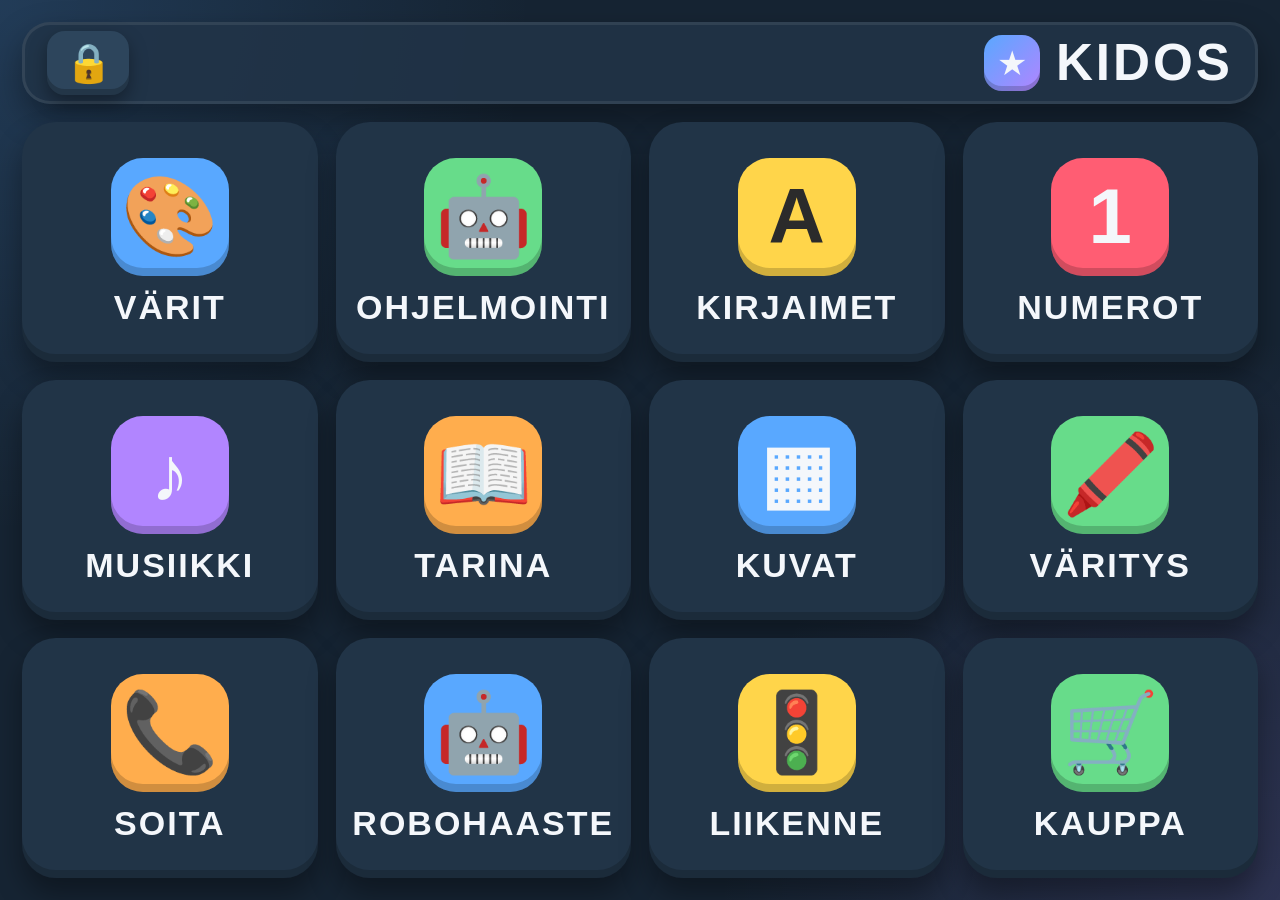
<file: index.html>
<!DOCTYPE html>
<html lang="fi">
  <head>
    <meta charset="UTF-8" />
    <meta name="viewport" content="width=device-width, initial-scale=1.0" />
    <title>KidOS</title>
    <link rel="stylesheet" href="./style.css" />
    <script src="./shared/audio.js" defer></script>
    <script src="./script.js" defer></script>
  </head>
  <body>
    <main class="screen" id="desktopScreen">
      <header class="topbar">
        <button
          class="lock-button topbar-lock-button"
          aria-label="Lukitse KidOS"
        >
          🔒
        </button>

        <div class="brand">
          <div class="brand-mark" aria-hidden="true">★</div>
          <h1>KIDOS</h1>
        </div>
      </header>

      <section class="desktop" aria-label="KidOS työpöytä">
        <button class="app-button" data-app="colors">
          <div class="app-icon blue">🎨</div>
          <div class="app-label">VÄRIT</div>
        </button>

        <button class="app-button" data-app="programming">
          <div class="app-icon green">🤖</div>
          <div class="app-label">OHJELMOINTI</div>
        </button>

        <button class="app-button" data-app="letters">
          <div class="app-icon yellow">A</div>
          <div class="app-label">KIRJAIMET</div>
        </button>

        <button class="app-button" data-app="numbers">
          <div class="app-icon red">1</div>
          <div class="app-label">NUMEROT</div>
        </button>

        <button class="app-button" data-app="music">
          <div class="app-icon purple">♪</div>
          <div class="app-label">MUSIIKKI</div>
        </button>

        <button class="app-button" data-app="story">
          <div class="app-icon orange">📖</div>
          <div class="app-label">TARINA</div>
        </button>

        <button class="app-button" data-app="photos">
          <span class="app-icon blue">▦</span>
          <span class="app-label">KUVAT</span>
        </button>

        <button class="app-button" data-app="coloring">
          <span class="app-icon green">🖍️</span>
          <span class="app-label">VÄRITYS</span>
        </button>

        <button class="app-button" data-app="call">
          <span class="app-icon orange">📞</span>
          <span class="app-label">SOITA</span>
        </button>

        <button class="app-button" data-app="robotchallenge">
          <span class="app-icon blue">🤖</span>
          <span class="app-label">ROBOHAASTE</span>
        </button>

        <button class="app-button" data-app="traffic">
          <span class="app-icon yellow">🚦</span>
          <span class="app-label">LIIKENNE</span>
        </button>

        <button class="app-button" data-app="shop">
          <span class="app-icon green">🛒</span>
          <span class="app-label">KAUPPA</span>
        </button>

      </section>
    </main>

    <section class="app-window" id="appWindow" aria-hidden="true">
      <header class="window-titlebar">
        <button
          class="lock-button window-lock-button"
          aria-label="Lukitse KidOS"
        >
          🔒
        </button>

        <div class="window-title" id="windowTitle">SOVELLUS</div>

        <div class="window-actions">
          <button
            class="close-button"
            id="closeButton"
            aria-label="Sulje sovellus"
          >
            ×
          </button>
        </div>
      </header>

      <iframe class="app-frame" id="appFrame" title="KidOS sovellus"></iframe>
    </section>

    <div class="lock-overlay" id="lockOverlay" aria-hidden="true">
      <iframe class="lock-frame" id="lockFrame" title="KidOS lukitus"></iframe>
    </div>
  </body>
</html>
</file>
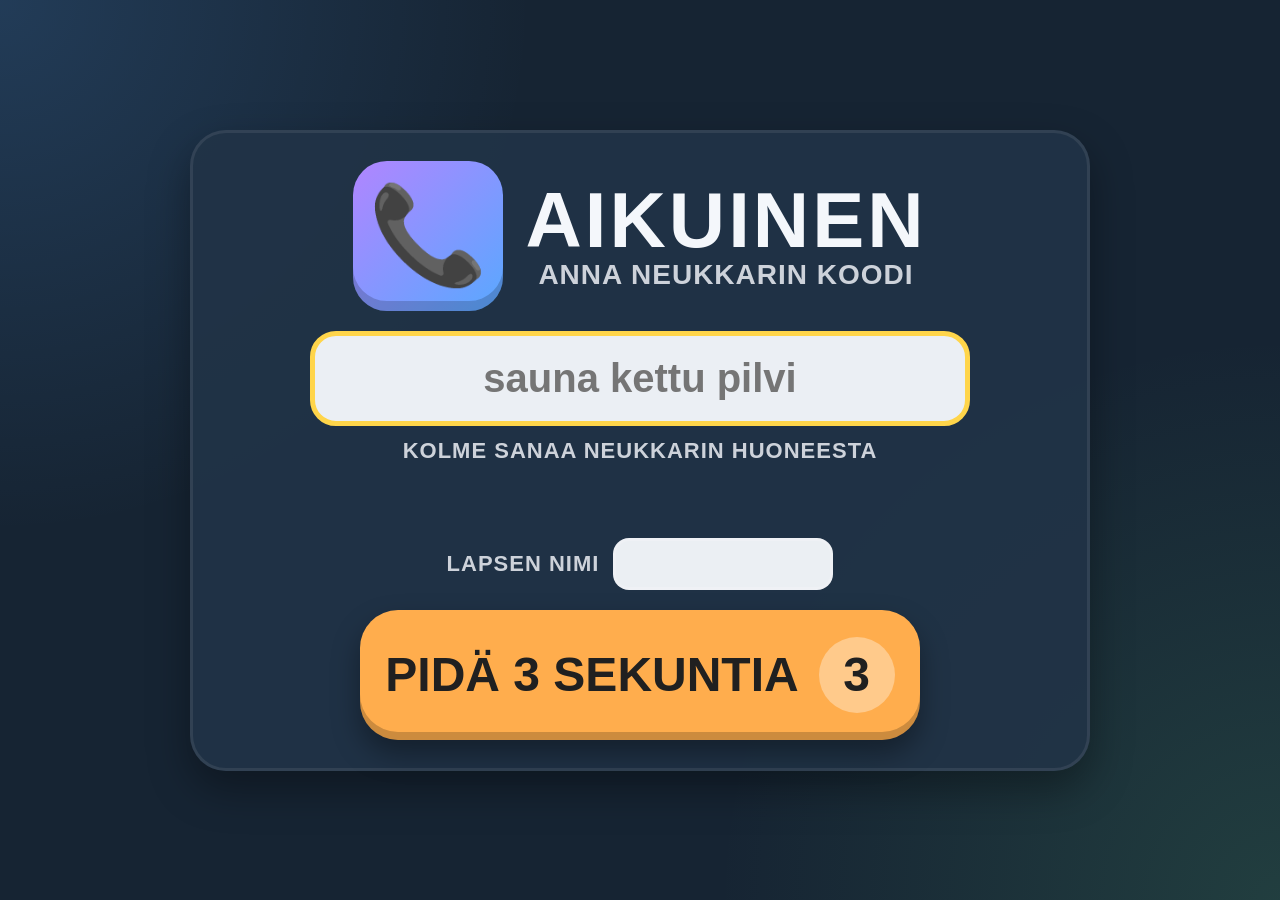
<file: apps/call/index.html>
<!DOCTYPE html>
<html lang="fi">
<head>
  <meta charset="UTF-8" />
  <meta name="viewport" content="width=device-width, initial-scale=1.0" />
  <title>KidOS - Soita</title>
  <link rel="stylesheet" href="./style.css" />
  <script src="../../shared/audio.js" defer></script>
  <script src="./call.js" defer></script>
</head>
<body>
  <main class="call-shell">
    <section class="screen-view active" id="adultView" aria-label="Aikuisen soittonäkymä">
      <div class="adult-topline">
        <div class="small-symbol">📞</div>
        <div>
          <h1>AIKUINEN</h1>
          <p class="adult-help">ANNA NEUKKARIN KOODI</p>
        </div>
      </div>

      <input
        id="codeInput"
        class="meet-input"
        type="text"
        inputmode="text"
        autocomplete="off"
        autocapitalize="none"
        spellcheck="false"
        placeholder="sauna kettu pilvi"
        aria-label="Neukkarin liittymiskoodi"
      />

      <p class="adult-help compact">KOLME SANAA NEUKKARIN HUONEESTA</p>

      <p class="error-text" id="errorText" aria-live="polite"></p>

      <div class="adult-actions">
        <label class="child-name">
          LAPSEN NIMI
          <input
            id="childNameInput"
            type="text"
            maxlength="17"
            autocomplete="off"
            spellcheck="false"
            aria-label="Lapsen nimi puhelussa"
          />
        </label>
      </div>

      <button class="hold-button" id="holdButton" type="button">
        PIDÄ 3 SEKUNTIA
        <span id="holdProgress">3</span>
      </button>
    </section>

    <section class="screen-view" id="openedView" aria-label="Puhelu avattu">
      <div class="big-symbol">✨</div>
      <h1>SOITTO AVATTU</h1>
      <p class="helper-text">PUHELU AUKESI OMAAN IKKUNAAN</p>
      <button class="back-button" id="newCallButton" type="button">UUSI SOITTO</button>
    </section>
  </main>
</body>
</html>
</file>
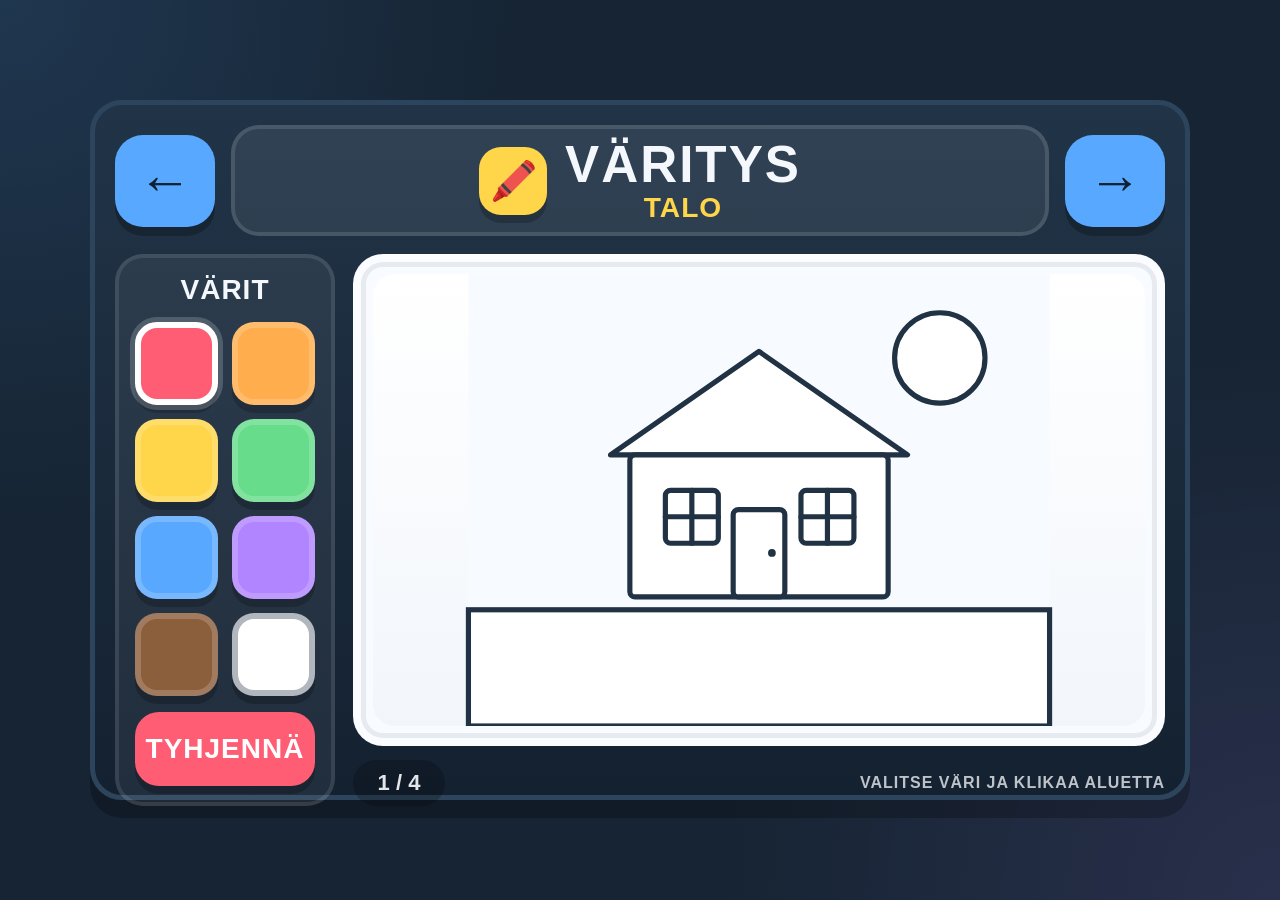
<file: apps/coloring/index.html>
<!DOCTYPE html>
<html lang="fi">
<head>
  <meta charset="UTF-8" />
  <meta name="viewport" content="width=device-width, initial-scale=1.0" />
  <title>KidOS - Väritys</title>
  <link rel="stylesheet" href="./style.css" />
  <script src="../../shared/audio.js" defer></script>
  <script src="./coloring.js" defer></script>
</head>
<body>
  <main class="coloring-app">
    <section class="coloring-panel">
      <header class="top-bar">
        <button class="nav-button" id="prevButton" aria-label="Edellinen kuva">←</button>

        <div class="title-card">
          <div class="title-icon">🖍️</div>
          <div class="title-block">
            <div class="title-text">VÄRITYS</div>
            <div class="picture-name" id="pictureName">TALO</div>
          </div>
        </div>

        <button class="nav-button" id="nextButton" aria-label="Seuraava kuva">→</button>
      </header>

      <section class="workspace">
        <aside class="palette-panel">
          <div class="palette-title">VÄRIT</div>
          <div class="palette" id="palette"></div>

          <button class="clear-button" id="clearButton">TYHJENNÄ</button>
        </aside>

        <section class="canvas-panel">
          <div class="art-frame">
            <div class="art-canvas" id="artCanvas"></div>
          </div>

          <div class="bottom-row">
            <div class="page-indicator" id="pageIndicator">1 / 4</div>
            <div class="adult-hint">VALITSE VÄRI JA KLIKAA ALUETTA</div>
          </div>
        </section>
      </section>
    </section>
  </main>
</body>
</html>
</file>
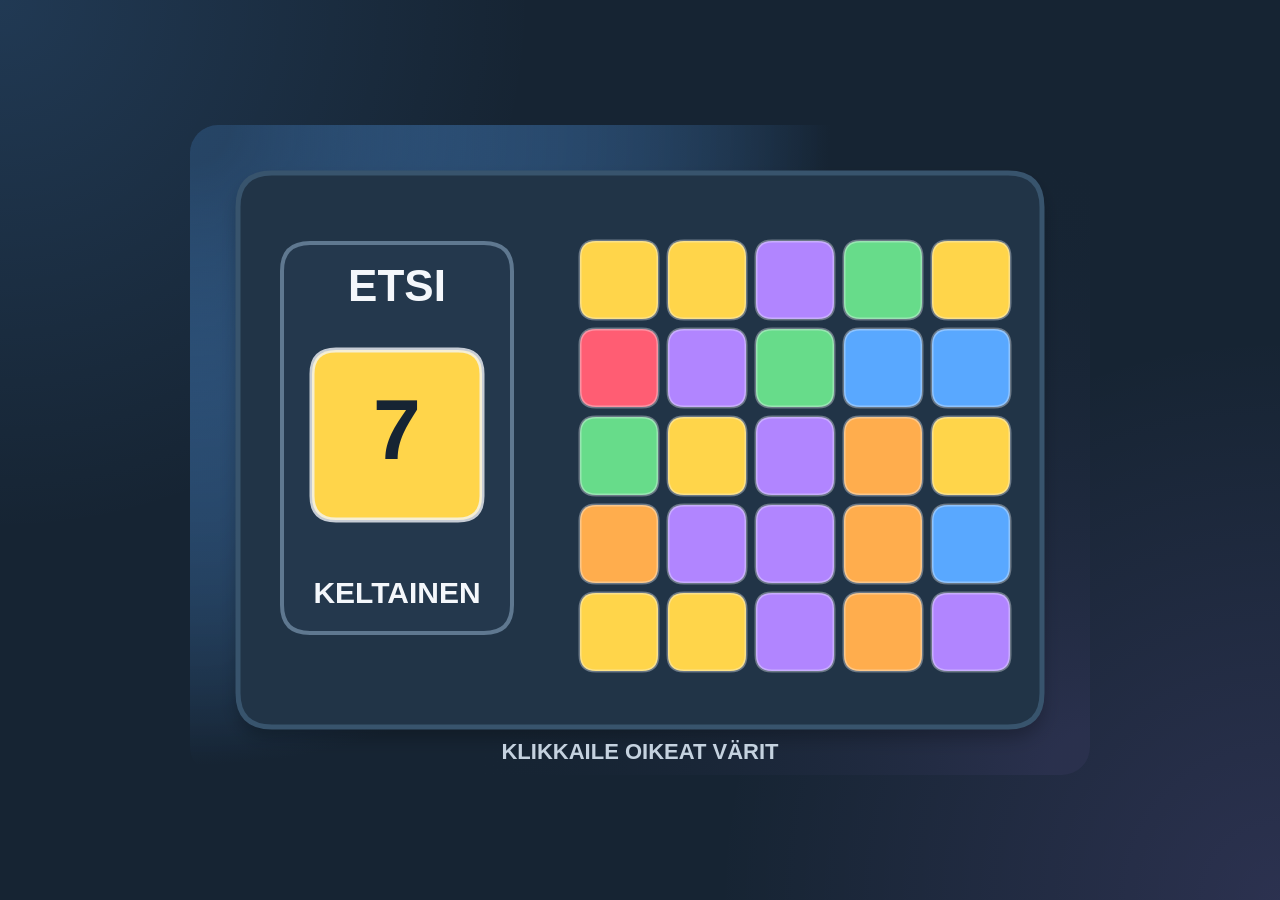
<file: apps/colors/index.html>
<!DOCTYPE html>
<html lang="fi">
<head>
  <meta charset="UTF-8" />
  <meta name="viewport" content="width=device-width, initial-scale=1.0" />
  <title>KidOS - Värit</title>
  <link rel="stylesheet" href="./style.css" />
  <script src="../../shared/audio.js" defer></script>
  <script src="./colors.js" defer></script>
</head>
<body>
  <main class="app-shell">
    <canvas id="game" width="900" height="650" aria-label="VÄRIETSINTÄPELI"></canvas>
  </main>
</body>
</html>
</file>
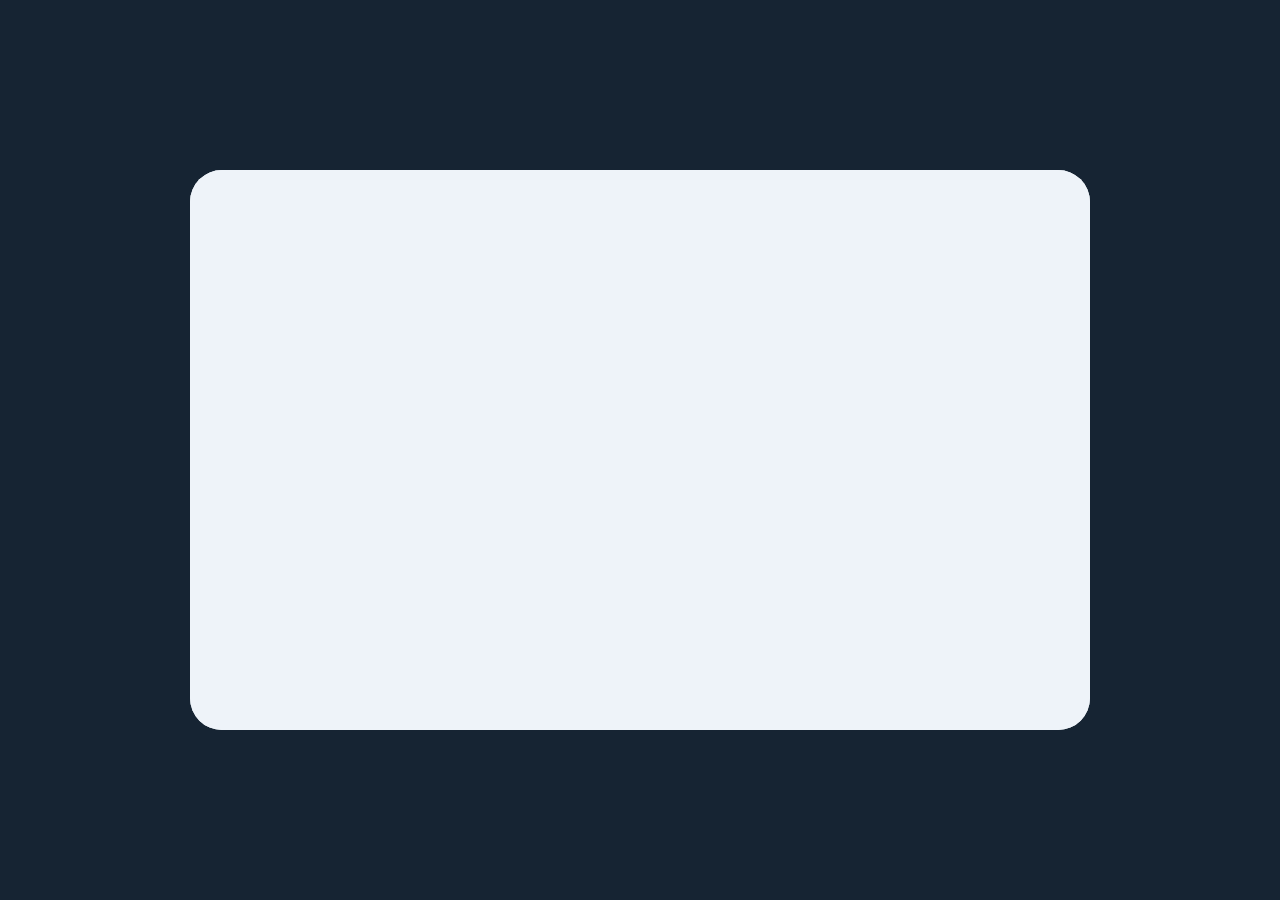
<file: apps/drawing/index.html>
<!DOCTYPE html>
<html lang="fi">
<head>
  <meta charset="UTF-8" />
  <meta name="viewport" content="width=device-width, initial-scale=1.0" />
  <title>Piirrä</title>
  <link rel="stylesheet" href="./style.css" />
  <script src="../../shared/audio.js" defer></script>
  <script src="./drawing.js" defer></script>
</head>
<body>
  <canvas id="drawingBoard"></canvas>
</body>
</html>
</file>
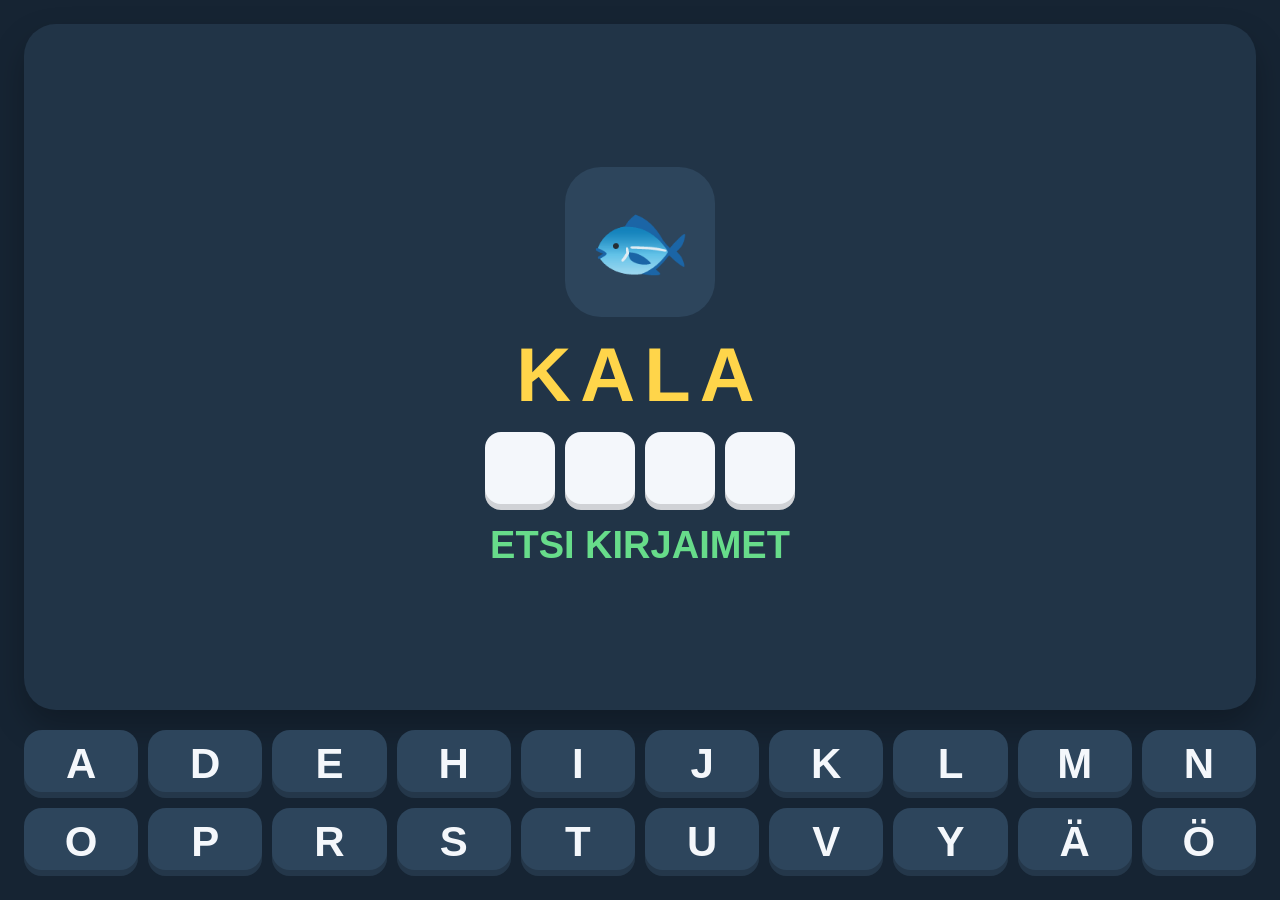
<file: apps/letters/index.html>
<!DOCTYPE html>
<html lang="fi">
<head>
  <meta charset="UTF-8" />
  <meta name="viewport" content="width=device-width, initial-scale=1.0" />
  <title>KIRJAIMET</title>
  <link rel="stylesheet" href="./style.css" />
  <script src="../../shared/audio.js" defer></script>
  <script src="./letters.js" defer></script>
</head>
<body>
  <main class="letters-app">
    <section class="card">
      <div id="symbol" class="symbol">🐟</div>

      <div id="word" class="word">KALA</div>

      <div id="slots" class="slots"></div>

      <div id="message" class="message">ETSI KIRJAIMET</div>
    </section>

    <section id="alphabet" class="alphabet"></section>
  </main>
</body>
</html>
</file>
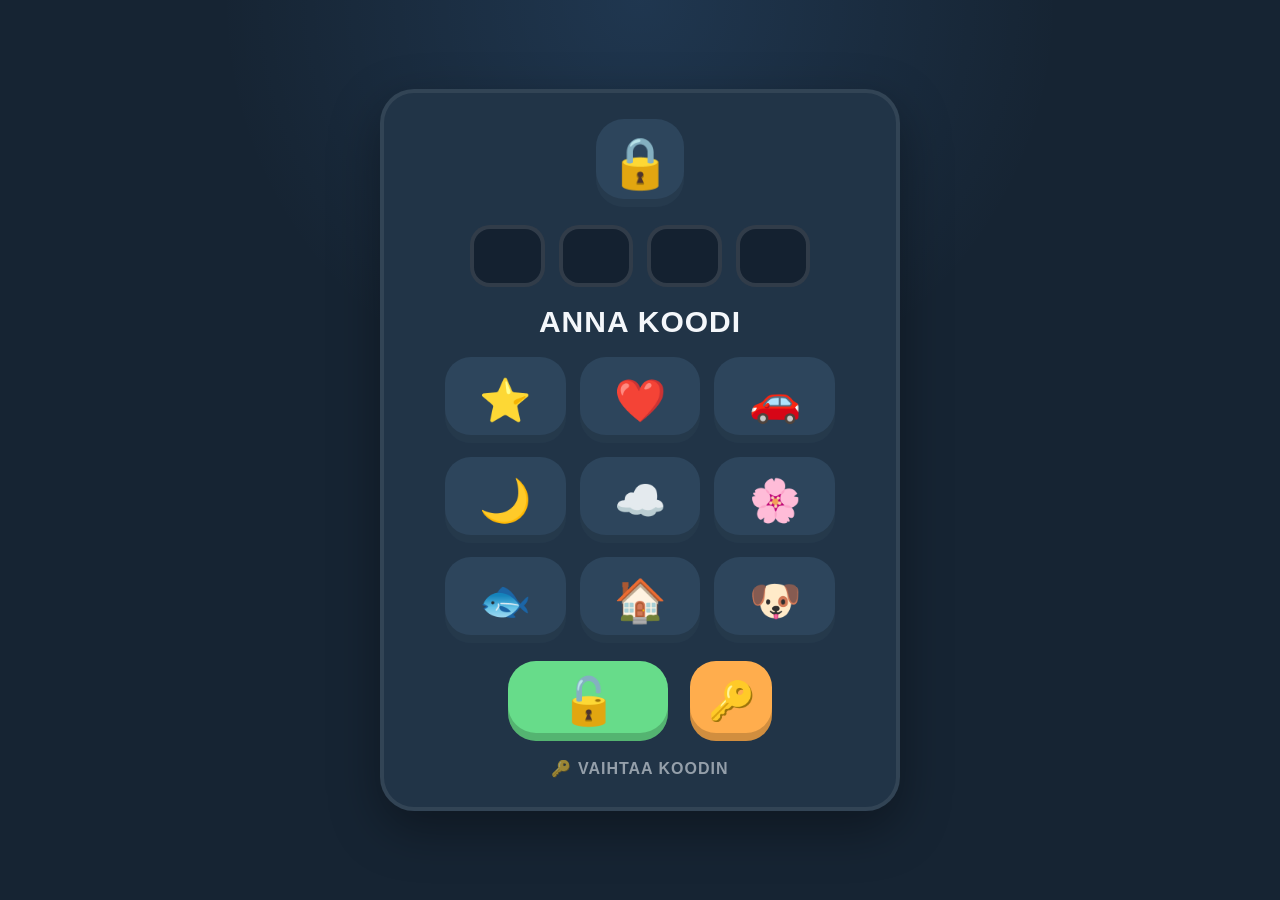
<file: apps/lock/index.html>
<!DOCTYPE html>
<html lang="fi">
<head>
  <meta charset="UTF-8" />
  <meta name="viewport" content="width=device-width, initial-scale=1.0" />
  <title>KidOS - Lukko</title>
  <link rel="stylesheet" href="./style.css" />
  <script src="../../shared/audio.js" defer></script>
  <script src="./lock.js" defer></script>
</head>
<body>
  <main class="lock-screen">
    <section class="lock-card">
      <div class="lock-icon" id="lockIcon">🔒</div>

      <div class="code-display" id="codeDisplay">
        <span></span>
        <span></span>
        <span></span>
        <span></span>
      </div>

      <div class="message" id="message">ANNA KOODI</div>

      <div class="keypad" id="keypad"></div>

      <div class="actions">
        <button class="unlock-button" id="unlockButton" aria-label="Avaa lukko">
          🔓
        </button>

        <button class="change-button" id="changeButton" aria-label="Vaihda salasana">
          🔑
        </button>
      </div>

      <div class="parent-hint">
        🔑 VAIHTAA KOODIN
      </div>
    </section>
  </main>
</body>
</html>
</file>
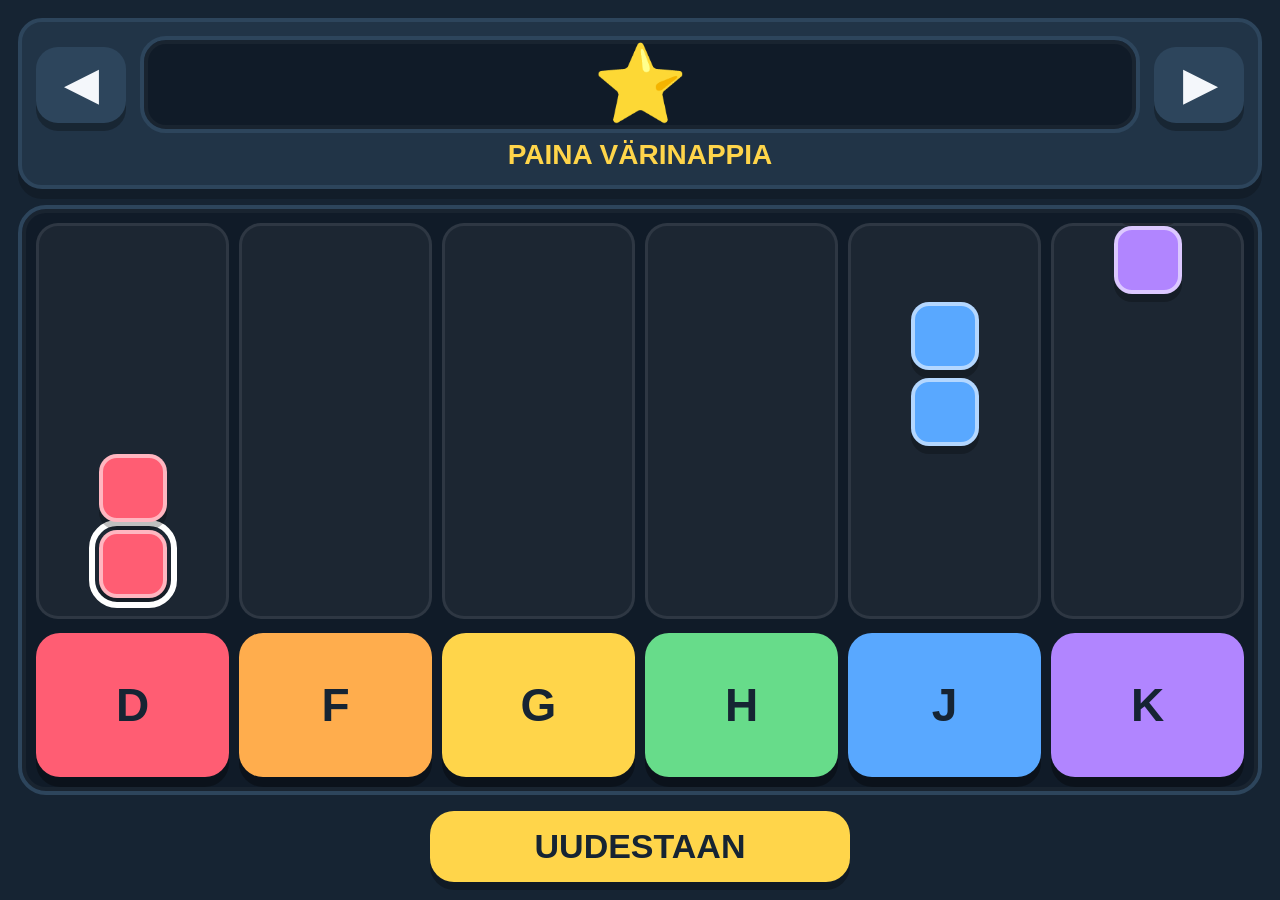
<file: apps/music/index.html>
<!DOCTYPE html>
<html lang="fi">
<head>
  <meta charset="UTF-8" />
  <meta name="viewport" content="width=device-width, initial-scale=1.0" />
  <title>ÄÄNET</title>
  <link rel="stylesheet" href="./style.css" />
  <script src="../../shared/audio.js" defer></script>
  <script src="./music.js" defer></script>
</head>
<body>
  <main class="music-app">
  <section class="top-panel">
    <div class="song-picker">
      <button id="prevSongButton" class="song-button" type="button" aria-label="EDELLINEN KAPPALE">
      ◀
      </button>

      <div id="songSymbol" class="song-symbol" aria-label="KAPPALE">
      ⭐
      </div>

      <button id="nextSongButton" class="song-button" type="button" aria-label="SEURAAVA KAPPALE">
      ▶
      </button>
    </div>

    <div id="message" class="message">PAINA VÄRINAPPIA</div>
  </section>

    <section class="piano-area">
      <div id="noteLanes" class="note-lanes"></div>
      <div id="keyboard" class="keyboard"></div>
    </section>

    <button id="restartButton" class="restart-button" type="button">
      UUDESTAAN
    </button>
  </main>
</body>
</html>
</file>
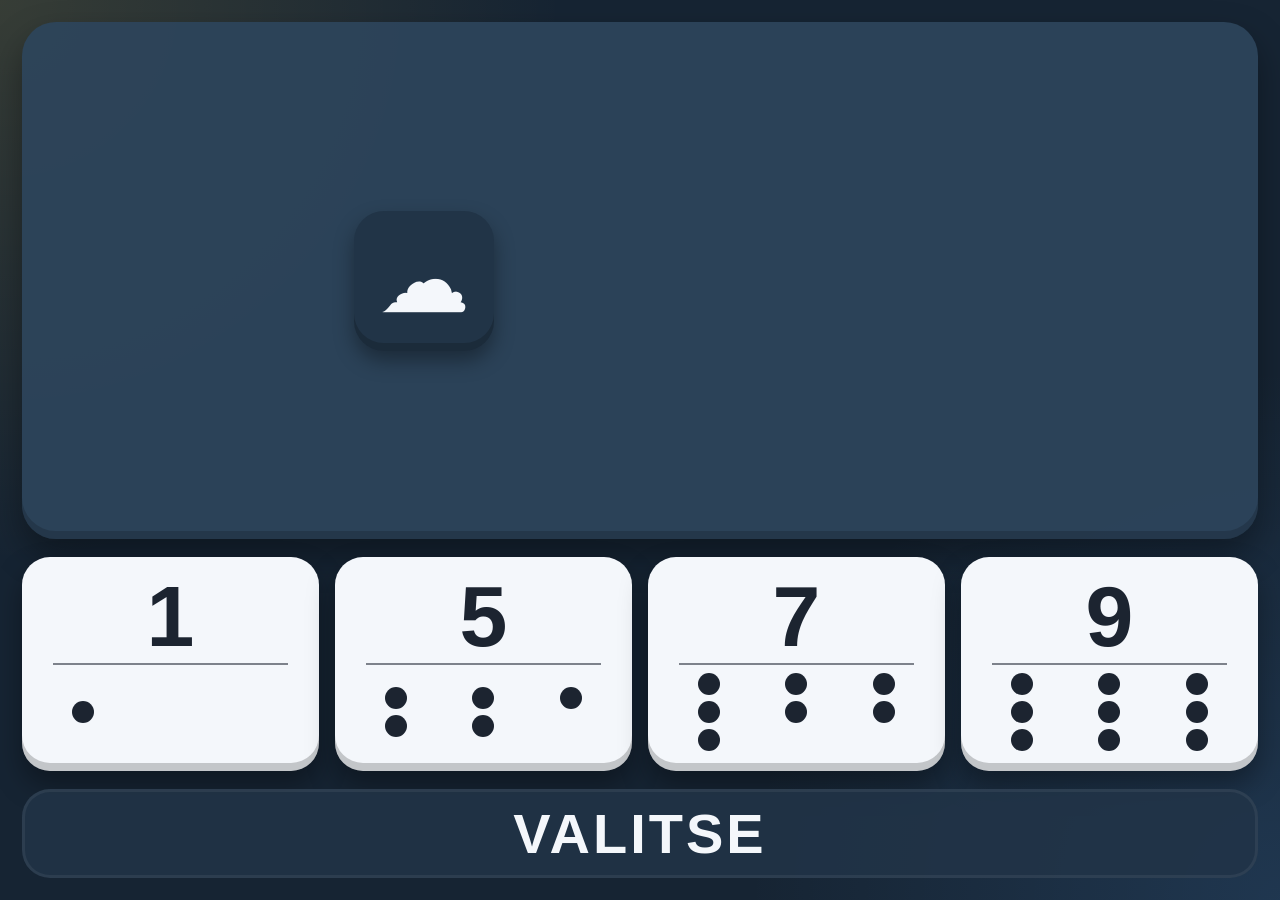
<file: apps/numbers/index.html>
<!DOCTYPE html>
<html lang="fi">
<head>
  <meta charset="UTF-8" />
  <meta name="viewport" content="width=device-width, initial-scale=1.0" />
  <title>Numerot</title>
  <link rel="stylesheet" href="./style.css" />
  <script src="../../shared/audio.js" defer></script>
  <script src="./numbers.js" defer></script>
</head>
<body>
  <main class="number-game">
    <section class="symbol-area" id="symbolArea" aria-label="Laske symbolit"></section>

    <section class="choices" id="choices" aria-label="Valitse oikea numero"></section>

    <section class="message" id="message" aria-live="polite">
      VALITSE
    </section>
  </main>
</body>
</html>
</file>
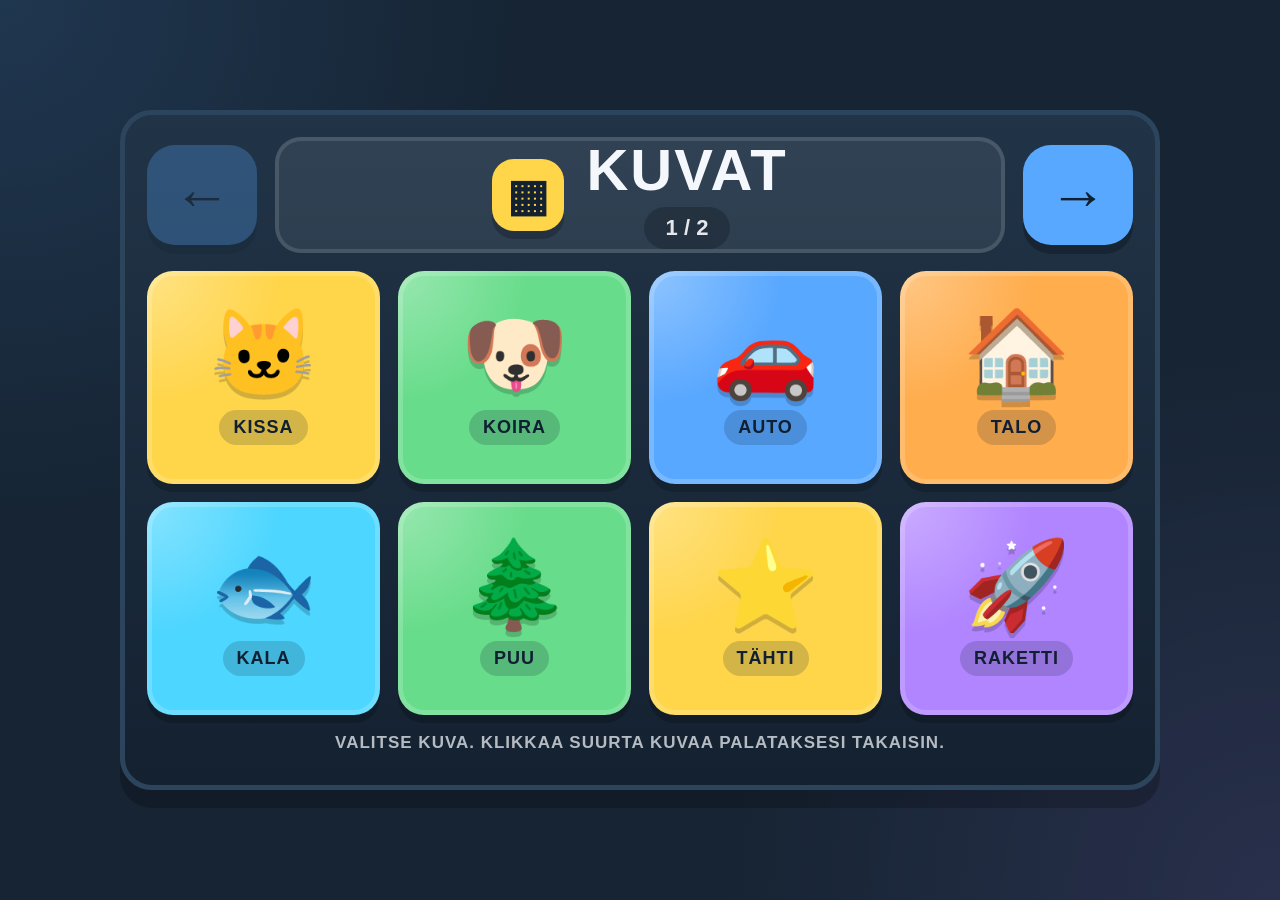
<file: apps/photos/index.html>
<!DOCTYPE html>
<html lang="fi">
<head>
  <meta charset="UTF-8" />
  <meta name="viewport" content="width=device-width, initial-scale=1.0" />

  <title>KidOS - Kuvat</title>

  <link rel="stylesheet" href="./style.css" />
  <script src="../../shared/audio.js" defer></script>
  <script src="./photos.js" defer></script>
</head>
<body>
  <main class="photos-app">
    <section class="gallery-panel">
      <div class="gallery-header">
        <button class="page-button" id="prevButton" aria-label="Edellinen sivu">
          ←
        </button>

        <div class="gallery-title">
          <div class="big-icon">▦</div>

          <div class="title-block">
            <div class="title-text">KUVAT</div>
            <div class="page-indicator" id="pageIndicator">1 / 1</div>
          </div>
        </div>

        <button class="page-button" id="nextButton" aria-label="Seuraava sivu">
          →
        </button>
      </div>

      <div class="thumb-grid" id="thumbGrid"></div>

      <p class="adult-hint">
        VALITSE KUVA. KLIKKAA SUURTA KUVAA PALATAKSESI TAKAISIN.
      </p>
    </section>

    <div class="image-viewer hidden" id="imageViewer">
      <div id="largeImage" class="large-card" aria-label="Suuri kuva"></div>
    </div>
  </main>
</body>
</html>
</file>
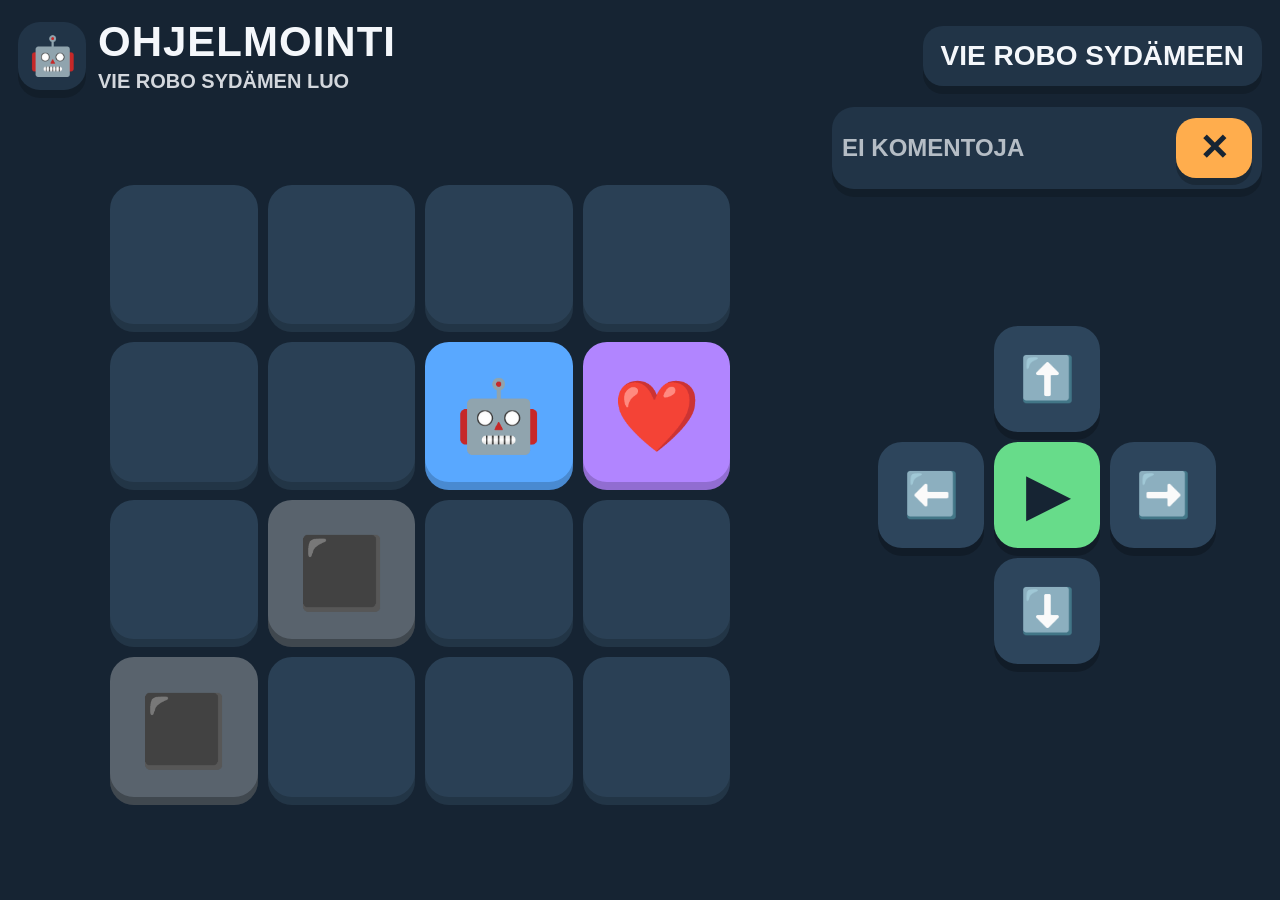
<file: apps/programming/index.html>
<!DOCTYPE html>
<html lang="fi">
<head>
  <meta charset="UTF-8" />
  <meta name="viewport" content="width=device-width, initial-scale=1.0" />
  <title>OHJELMOINTI</title>
  <link rel="stylesheet" href="./style.css" />
  <script src="../../shared/audio.js" defer></script>
  <script src="./programming.js" defer></script>
</head>
<body>
  <main class="game">
    <section class="top-panel">
      <div class="title">
        <div class="robot-face">🤖</div>
        <div>
          <h1>OHJELMOINTI</h1>
          <p>VIE ROBO SYDÄMEN LUO</p>
        </div>
      </div>

      <div id="message" class="message">VALITSE KOMENNOT</div>
    </section>

    <section id="grid" class="grid" aria-label="PELIRUUDUKKO"></section>

    <section class="queue-panel">
      <div id="commandQueue" class="command-queue"></div>

      <button id="removeButton" class="remove-button" aria-label="Poista viimeinen komento">
        <span>✕</span>
      </button>
    </section>

    <section class="controls">
      <button class="command-button" data-command="up" aria-label="Ylös">
        <span>⬆️</span>
        <strong>YLÖS</strong>
      </button>

      <button class="command-button" data-command="left" aria-label="Vasen">
        <span>⬅️</span>
        <strong>VASEN</strong>
      </button>

      <button id="runButton" class="run-button" aria-label="Käynnistä komennot">
        <span>▶</span>
      </button>

      <button class="command-button" data-command="right" aria-label="Oikea">
        <span>➡️</span>
        <strong>OIKEA</strong>
      </button>

      <button class="command-button" data-command="down" aria-label="Alas">
        <span>⬇️</span>
        <strong>ALAS</strong>
      </button>
    </section>
  </main>
</body>
</html>
</file>
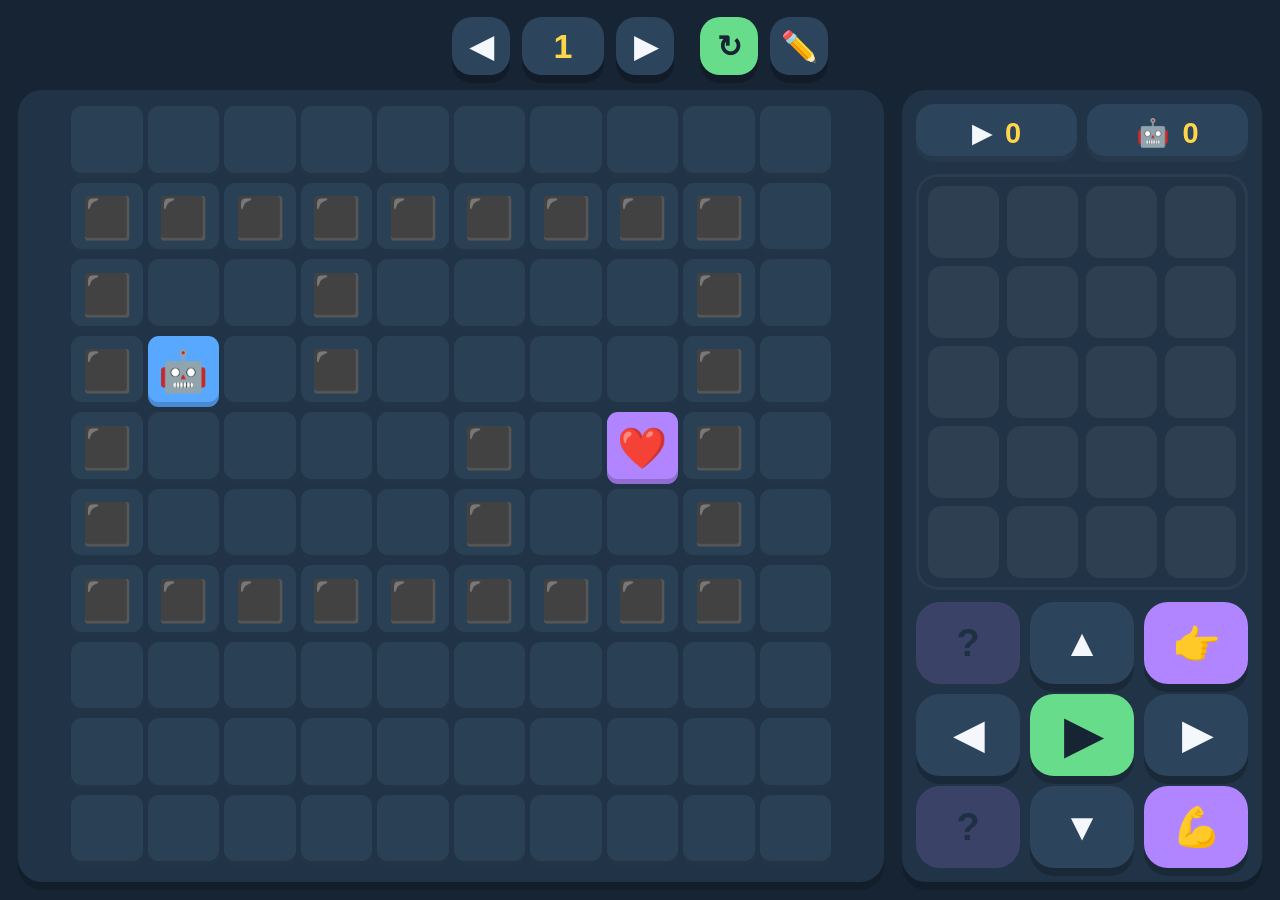
<file: apps/robot-challenge/index.html>
<!DOCTYPE html>
<html lang="fi">
<head>
  <meta charset="UTF-8" />
  <meta name="viewport" content="width=device-width, initial-scale=1.0" />
  <title>KidOS – Robottihaaste</title>
  <link rel="stylesheet" href="./style.css" />
  <script src="../../shared/audio.js" defer></script>
  <script src="./robot-challenge.js" defer></script>
</head>
<body>
  <main class="app-shell">
    <header class="level-bar" aria-label="Kentän valinta">
      <button class="round-button" id="previousLevel" type="button" aria-label="Edellinen kenttä">◀</button>
      <div class="level-number" id="levelNumber" aria-label="Kentän numero">1</div>
      <button class="round-button" id="nextLevel" type="button" aria-label="Seuraava kenttä">▶</button>
      <button class="round-button restart-button" id="restartButton" type="button" aria-label="Aloita kenttä uudestaan">↻</button>
      <button class="round-button edit-button" id="editButton" type="button" aria-label="Muokkaa kenttää" aria-pressed="false">✏️</button>
    </header>

    <section class="game-layout">
      <section class="board-panel">
        <div class="board" id="board" role="grid" aria-label="Robotin 10 kertaa 10 ruudukko"></div>
      </section>

      <aside class="side-panel">
        <section class="stats" aria-label="Suorituksen tiedot">
          <div class="stat"><span aria-hidden="true">▶</span><strong id="playCount">0</strong></div>
          <div class="stat"><span aria-hidden="true">🤖</span><strong id="commandCount">0</strong></div>
        </section>

        <section class="queue-panel" aria-label="Komentojono">
          <div class="command-queue" id="commandQueue"></div>
        </section>

        <section class="control-panel">
          <div class="control-grid" id="playControls" aria-label="Robotin komennot">
            <button class="control special future" type="button" disabled aria-label="Tuleva komento">?</button>
            <button class="control movement" type="button" data-command="up" aria-label="Ylös">▲</button>
            <button class="control special" type="button" data-command="press" aria-label="Paina nappia">👉</button>
            <button class="control movement" type="button" data-command="left" aria-label="Vasemmalle">◀</button>
            <button class="control play" id="playButton" type="button" aria-label="Suorita komennot">▶</button>
            <button class="control movement" type="button" data-command="right" aria-label="Oikealle">▶</button>
            <button class="control special future" type="button" disabled aria-label="Tuleva komento">?</button>
            <button class="control movement" type="button" data-command="down" aria-label="Alas">▼</button>
            <button class="control special" type="button" data-command="push" aria-label="Työnnä">💪</button>
          </div>

          <div class="control-grid editor-grid hidden" id="editorControls" aria-label="Kentän rakennustyökalut">
            <button class="control tool green-tile" type="button" data-tool="greenButton" aria-label="Vihreä nappi">🔘</button>
            <button class="control tool green-tile" type="button" data-tool="greenDoor" aria-label="Vihreä ovi">🚪</button>
            <button class="control tool blue-tile" type="button" data-tool="blueButton" aria-label="Sininen nappi">🔘</button>
            <button class="control tool blue-tile" type="button" data-tool="blueDoor" aria-label="Sininen ovi">🚪</button>
            <button class="control tool" type="button" data-tool="box" aria-label="Työnnettävä laatikko">📦</button>
            <button class="control tool" type="button" data-tool="robot" aria-label="Robotti">🤖</button>
            <button class="control tool" type="button" data-tool="goal" aria-label="Sydän">❤️</button>
            <button class="control tool" type="button" data-tool="wall" aria-label="Seinä">⬛</button>
            <button class="control tool delete-tool" type="button" data-tool="erase" aria-label="Poista pala">×</button>
          </div>

          <p class="editor-warning hidden" id="editorWarning" aria-live="polite"></p>
        </section>
      </aside>
    </section>

    <div class="win-overlay hidden" id="winOverlay" role="dialog" aria-modal="true" aria-label="Kenttä läpäisty">
      <div class="win-card">
        <div class="win-title">HYVÄ!</div>
        <div class="win-points">
          <div class="win-point"><span aria-hidden="true">▶</span><strong id="winPlayCount">0</strong></div>
          <div class="win-point"><span aria-hidden="true">🤖</span><strong id="winCommandCount">0</strong></div>
        </div>
        <div class="again-text">UUDESTAAN?</div>
        <button class="again-button" id="againButton" type="button" aria-label="Pelaa kenttä uudestaan">↻</button>
      </div>
    </div>
  </main>
</body>
</html>
</file>
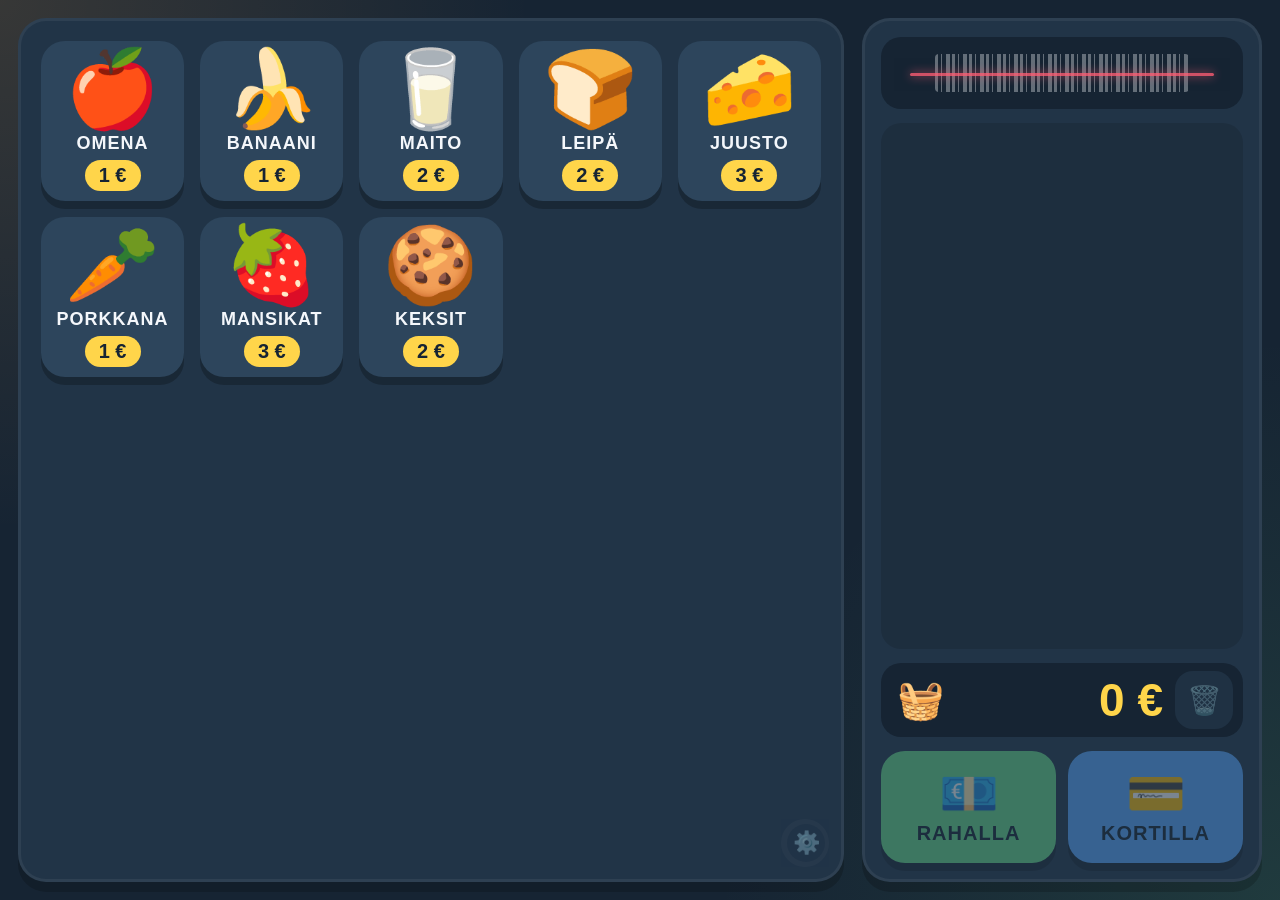
<file: apps/shop/index.html>
<!DOCTYPE html>
<html lang="fi">
<head>
  <meta charset="UTF-8" />
  <meta name="viewport" content="width=device-width, initial-scale=1.0" />
  <title>KidOS – Kauppa</title>
  <link rel="stylesheet" href="./style.css" />
  <script src="../../shared/audio.js" defer></script>
  <script src="./shop.js" defer></script>
</head>
<body>
  <main class="shop-shell">
    <section class="shelf-panel" aria-label="Kaupan hylly">
      <div class="shelf" id="shelf"></div>

      <button
        class="settings-button"
        id="settingsButton"
        type="button"
        aria-label="Kaupan asetukset (pidä pohjassa)"
      >
        <span aria-hidden="true">⚙️</span>
      </button>
    </section>

    <aside class="register-panel" aria-label="Kassa">
      <div class="scanner" id="scanner" aria-live="polite">
        <div class="barcode" aria-hidden="true"></div>
        <div class="scanner-message" id="scannerMessage"></div>
      </div>

      <ul class="cart" id="cart" aria-label="Ostoskori"></ul>

      <div class="total-row">
        <span class="total-icon" aria-hidden="true">🧺</span>
        <strong class="total" id="total">0 €</strong>
        <button class="clear-button" id="clearButton" type="button" aria-label="Tyhjennä kori">🗑️</button>
      </div>

      <div class="pay-buttons">
        <button class="pay-button cash" id="payCash" type="button">
          <span class="pay-icon" aria-hidden="true">💶</span>
          <span class="pay-label">RAHALLA</span>
        </button>
        <button class="pay-button card" id="payCard" type="button">
          <span class="pay-icon" aria-hidden="true">💳</span>
          <span class="pay-label">KORTILLA</span>
        </button>
      </div>
    </aside>
  </main>

  <div class="overlay hidden" id="cardOverlay" role="dialog" aria-modal="true" aria-label="Maksa kortilla">
    <div class="overlay-card">
      <button class="overlay-close" id="cardCancel" type="button" aria-label="Peruuta">×</button>
      <div class="card-total" id="cardTotal">0 €</div>
      <button class="card-visual" id="cardVisual" type="button" aria-label="Maksukortti">
        <span class="card-chip" aria-hidden="true"></span>
        <span class="card-stripes" aria-hidden="true"></span>
      </button>
      <div class="card-arrow" aria-hidden="true">⬇</div>
      <div class="card-scanner barcode" aria-hidden="true"></div>
      <div class="overlay-hint" id="cardHint">LUE KORTTI</div>
    </div>
  </div>

  <div class="overlay hidden" id="thanksOverlay" role="dialog" aria-modal="true" aria-label="Kiitos ostoksista">
    <div class="overlay-card thanks-card" id="thanksCard">
      <div class="thanks-title">KIITOS!</div>
      <div class="thanks-row">
        <span class="thanks-method" id="thanksMethod" aria-hidden="true">💶</span>
        <strong id="thanksTotal">0 €</strong>
      </div>
      <div class="thanks-items" id="thanksItems" aria-hidden="true"></div>
      <div class="overlay-hint">UUSI ASIAKAS ▶</div>
    </div>
  </div>

  <div class="overlay hidden" id="settingsOverlay" role="dialog" aria-modal="true" aria-label="Kaupan asetukset">
    <div class="settings-card">
      <header class="settings-header">
        <h2>KAUPAN ASETUKSET</h2>
        <button class="overlay-close" id="settingsClose" type="button" aria-label="Sulje asetukset">×</button>
      </header>

      <div class="settings-body">
        <section class="settings-section">
          <div class="section-title">
            <h3>TUOTTEET</h3>
            <p>Hyllyllä näkyy enintään <span id="maxShelf">12</span> tuotetta. Muut tuotteet löytyvät vain viivakoodilla.</p>
          </div>
          <div class="product-rows" id="productRows"></div>
          <button class="settings-action" id="addProduct" type="button">+ UUSI TUOTE</button>
        </section>

        <section class="settings-section">
          <div class="section-title">
            <h3>MAKSUKORTIT</h3>
            <p>Opeta kortin viivakoodi, niin KORTILLA-maksu hyväksyy sen. Jos yhtään korttia ei ole opetettu, korttia voi painaa ruudulla.</p>
          </div>
          <div class="card-codes" id="cardCodes"></div>
          <button class="settings-action" id="learnCard" type="button">💳 OPETA KORTTI</button>
        </section>

        <section class="settings-section">
          <button class="settings-action danger" id="resetShop" type="button">PALAUTA OLETUSTUOTTEET</button>
        </section>
      </div>

      <div class="learn-banner hidden" id="learnBanner">
        <div class="learn-text" id="learnText">LUE VIIVAKOODI LUKIJALLA</div>
        <div class="learn-buffer" id="learnBuffer"></div>
        <p class="learn-help">Voit myös kirjoittaa koodin ja painaa Enter.</p>
        <button class="settings-action" id="learnCancel" type="button">PERUUTA</button>
      </div>

      <div class="emoji-picker hidden" id="emojiPicker" aria-label="Valitse kuva"></div>
    </div>
  </div>
</body>
</html>
</file>
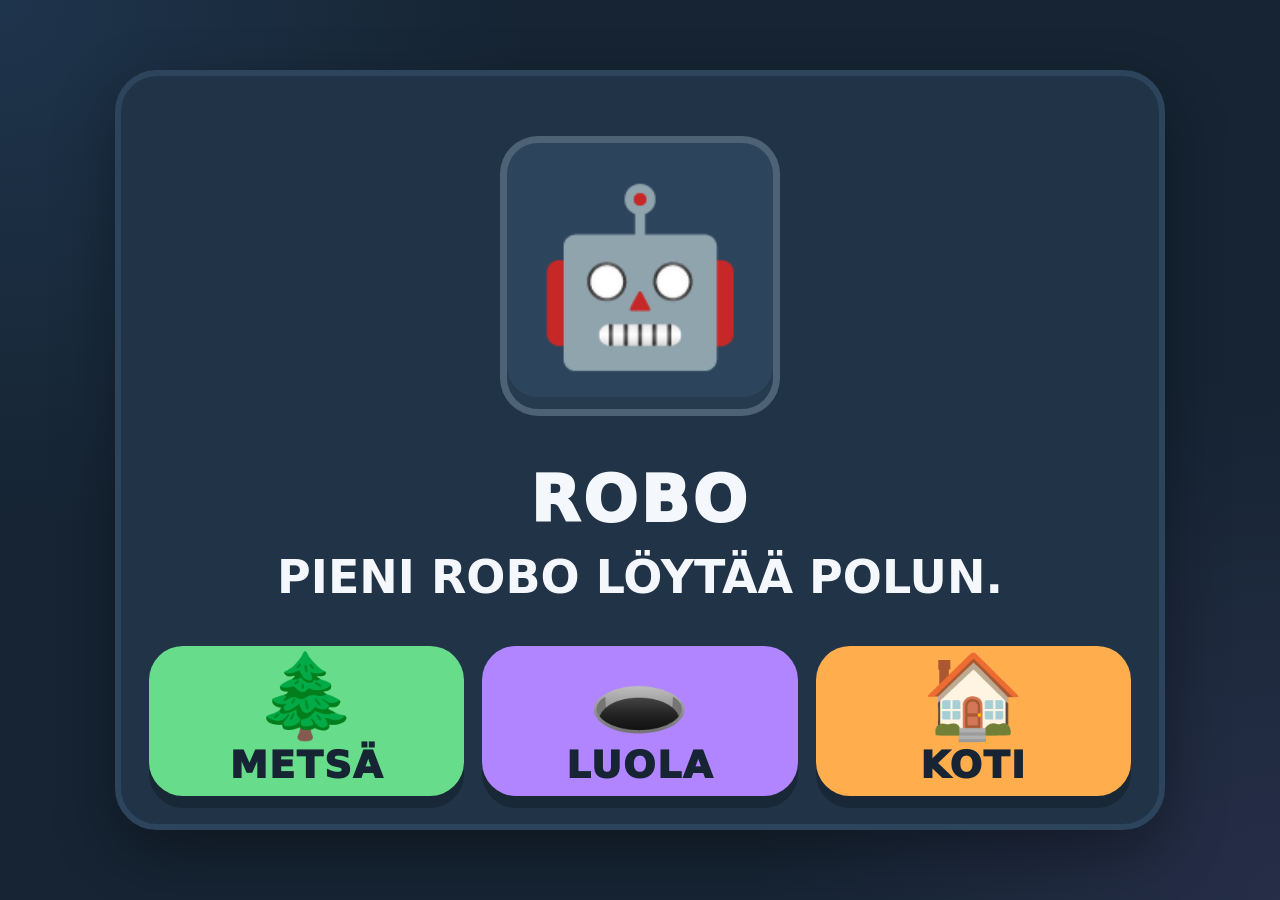
<file: apps/story/index.html>
<!DOCTYPE html>
<html lang="fi">
<head>
  <meta charset="UTF-8" />
  <meta name="viewport" content="width=device-width, initial-scale=1.0" />

  <title>KIDOS TARINA</title>

  <link rel="stylesheet" href="./style.css" />

  <script src="../../shared/audio.js" defer></script>
  <script src="./story.js" defer></script>
</head>
<body>
  <main class="story-app">
    <section class="story-card">
      <div id="storyPicture" class="story-picture">🌲</div>

      <h1 id="storyTitle" class="story-title">METSÄ</h1>

      <p id="storyText" class="story-text">
        PIENI ROBO MENEE METSÄÄN.
      </p>

      <div id="choiceArea" class="choice-area"></div>
    </section>
  </main>
</body>
</html>
</file>
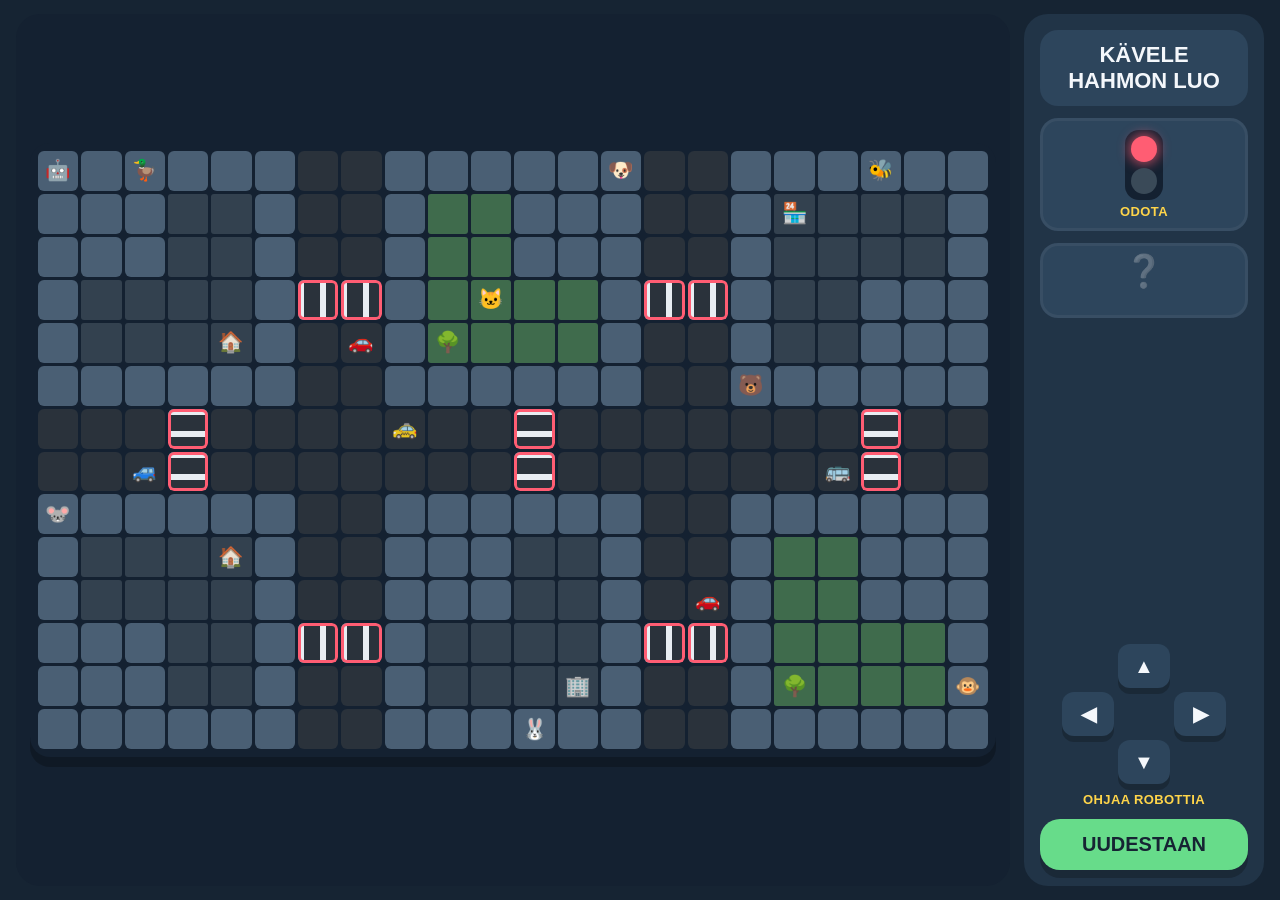
<file: apps/traffic/index.html>
<!DOCTYPE html>
<html lang="fi">
<head>
  <meta charset="UTF-8" />
  <meta name="viewport" content="width=device-width, initial-scale=1.0" />
  <title>KidOS - Liikenne</title>
  <link rel="stylesheet" href="./style.css" />
  <script src="../../shared/audio.js" defer></script>
  <script src="./traffic.js" defer></script>
</head>
<body>
  <main class="traffic-app">
    <section class="game-layout">
      <section class="board-panel">
        <div class="toast" id="toast" aria-live="polite"></div>
        <div class="board" id="board" role="grid" aria-label="Kaupungin kadut"></div>
      </section>

      <aside class="side-panel">
        <div class="message" id="message" aria-live="polite">KÄVELE HAHMON LUO</div>

        <div class="light-panel" aria-label="Liikennevalo">
          <div class="light-housing">
            <div class="lamp red" id="lampRed"></div>
            <div class="lamp green" id="lampGreen"></div>
          </div>
          <div class="light-text" id="lightText">ODOTA</div>
        </div>

        <div class="carry-panel" aria-label="Tehtävä">
          <div class="carry-icon" id="carryIcon">❔</div>
          <div class="carry-target" id="carryTarget"></div>
        </div>

        <div class="dpad-wrap">
          <div class="dpad">
            <button class="dpad-button up" type="button" data-dir="up" aria-label="Ylös">▲</button>
            <button class="dpad-button left" type="button" data-dir="left" aria-label="Vasemmalle">◀</button>
            <button class="dpad-button down" type="button" data-dir="down" aria-label="Alas">▼</button>
            <button class="dpad-button right" type="button" data-dir="right" aria-label="Oikealle">▶</button>
          </div>
          <div class="dpad-caption">OHJAA ROBOTTIA</div>
        </div>

        <button class="restart-button" id="restartButton" type="button">UUDESTAAN</button>
      </aside>
    </section>
  </main>
</body>
</html>
</file>
<file: style.css>
:root {
  --bg: #162433;
  --panel: #213447;
  --panel-light: #2d455c;
  --text: #f4f7fb;
  --yellow: #ffd54a;
  --red: #ff5d73;
  --blue: #59a8ff;
  --green: #67dc8a;
  --purple: #b185ff;
  --orange: #ffad4d;
  --shadow: rgba(0, 0, 0, 0.35);
}

* {
  box-sizing: border-box;
  user-select: none;
  -webkit-tap-highlight-color: transparent;
}

html,
body,
button {
  cursor: url("./assets/kidos-cursor.svg") 8 5, auto;
}

body {
  margin: 0;
  min-height: 100vh;
  font-family: Arial, Helvetica, sans-serif;
  background:
    radial-gradient(circle at top left, rgba(89, 168, 255, 0.18), transparent 34%),
    radial-gradient(circle at bottom right, rgba(177, 133, 255, 0.15), transparent 36%),
    var(--bg);
  color: var(--text);
  overflow: hidden;
}

.screen {
  width: 100vw;
  height: 100vh;
  display: flex;
  flex-direction: column;
  padding: 22px;
  gap: 18px;
}

.topbar {
  height: 82px;
  background: rgba(33, 52, 71, 0.86);
  border: 3px solid rgba(255, 255, 255, 0.08);
  border-radius: 28px;
  box-shadow: 0 14px 32px var(--shadow);
  display: flex;
  align-items: center;
  justify-content: space-between;
  padding: 0 22px;
}

.brand {
  display: flex;
  align-items: center;
  gap: 16px;
}

.brand-mark {
  width: 56px;
  height: 56px;
  border-radius: 18px;
  background: linear-gradient(135deg, var(--blue), var(--purple));
  display: grid;
  place-items: center;
  font-size: 34px;
  box-shadow: inset 0 -5px 0 rgba(0, 0, 0, 0.18);
}

h1 {
  margin: 0;
  font-size: clamp(30px, 4vw, 54px);
  letter-spacing: 3px;
  line-height: 1;
}

.desktop {
  flex: 1;
  display: grid;
  grid-template-columns: repeat(4, minmax(130px, 1fr));
  grid-auto-rows: 1fr;
  gap: 18px;
  min-height: 0;
}

.app-button {
  border: 0;
  border-radius: 34px;
  background: var(--panel);
  color: var(--text);
  box-shadow:
    0 16px 28px var(--shadow),
    inset 0 -8px 0 rgba(0, 0, 0, 0.18);
  display: flex;
  flex-direction: column;
  align-items: center;
  justify-content: center;
  gap: 12px;
  padding: 18px;
  cursor: url("./assets/kidos-cursor.svg") 8 5, auto;
  transform: translateY(0) scale(1);
  transition:
    transform 120ms ease,
    filter 120ms ease,
    outline 120ms ease;
}

.app-button:hover,
.app-button:focus-visible {
  transform: translateY(-3px) scale(1.02);
  filter: brightness(1.12);
  outline: 5px solid rgba(255, 213, 74, 0.9);
}

.app-button:active {
  transform: translateY(4px) scale(0.98);
  box-shadow:
    0 8px 18px var(--shadow),
    inset 0 -3px 0 rgba(0, 0, 0, 0.18);
}

.app-icon {
  width: min(118px, 20vw);
  height: min(118px, 20vw);
  border-radius: 32px;
  display: grid;
  place-items: center;
  font-size: clamp(46px, 8vw, 78px);
  font-weight: 900;
  box-shadow: inset 0 -8px 0 rgba(0, 0, 0, 0.18);
}

.app-label {
  font-weight: 900;
  font-size: clamp(18px, 3vw, 34px);
  letter-spacing: 2px;
  text-align: center;
}

.blue {
  background: var(--blue);
}

.red {
  background: var(--red);
}

.green {
  background: var(--green);
}

.yellow {
  background: var(--yellow);
  color: #2b2b2b;
}

.purple {
  background: var(--purple);
}

.orange {
  background: var(--orange);
  color: #2b2b2b;
}

/* YHTEINEN LUKKONAPPI */

.lock-button {
  border: 0;
  border-radius: 18px;
  background: var(--panel-light);
  color: var(--text);
  font-size: 38px;
  font-weight: 900;
  width: 82px;
  height: 64px;
  line-height: 1;
  cursor: url("./assets/kidos-cursor.svg") 8 5, auto;
  box-shadow:
    0 8px 18px var(--shadow),
    inset 0 -6px 0 rgba(0, 0, 0, 0.22);
  transition:
    transform 120ms ease,
    filter 120ms ease,
    outline 120ms ease;
}

.lock-button:hover,
.lock-button:focus-visible {
  filter: brightness(1.15);
  outline: 5px solid rgba(255, 213, 74, 0.9);
}

.lock-button:active {
  transform: translateY(3px) scale(0.96);
  box-shadow:
    0 4px 12px var(--shadow),
    inset 0 -3px 0 rgba(0, 0, 0, 0.22);
}

/* SOVELLUSIKKUNA */

.app-window {
  position: fixed;
  inset: 22px;
  display: none;
  flex-direction: column;
  background: rgba(33, 52, 71, 0.96);
  border-radius: 30px;
  box-shadow: 0 20px 48px var(--shadow);
  overflow: hidden;
  z-index: 10;
}

.app-window.open {
  display: flex;
}

.window-titlebar {
  height: 88px;
  background: rgba(22, 36, 51, 0.96);
  display: flex;
  align-items: center;
  justify-content: space-between;
  padding: 14px 18px;
  border-bottom: 3px solid rgba(255, 255, 255, 0.08);
}

.window-title {
  font-size: clamp(28px, 5vw, 58px);
  font-weight: 900;
  letter-spacing: 3px;
}

.window-actions {
  display: flex;
  align-items: center;
  gap: 38px;
}

.close-button {
  border: 0;
  border-radius: 14px;
  background: var(--red);
  color: white;
  font-size: clamp(34px, 7vw, 58px);
  font-weight: 900;
  width: min(92px, 22vw);
  height: 64px;
  line-height: 1;
  cursor: url("./assets/kidos-cursor.svg") 8 5, auto;
  box-shadow:
    0 8px 18px var(--shadow),
    inset 0 -6px 0 rgba(0, 0, 0, 0.22);
  transition:
    transform 120ms ease,
    filter 120ms ease,
    outline 120ms ease;
}

.close-button:hover,
.close-button:focus-visible {
  filter: brightness(1.15);
  outline: 5px solid rgba(255, 255, 255, 0.18);
}

.close-button:active {
  transform: translateY(3px) scale(0.96);
  box-shadow:
    0 4px 12px var(--shadow),
    inset 0 -3px 0 rgba(0, 0, 0, 0.22);
}

.app-frame {
  flex: 1;
  width: 100%;
  border: 0;
  background: var(--bg);
}

/* LUKITUSNÄYTTÖ */

.lock-overlay {
  position: fixed;
  inset: 0;
  z-index: 999;
  background: var(--bg);
  display: none;
}

.lock-overlay.open {
  display: block;
}

.lock-frame {
  width: 100%;
  height: 100%;
  border: 0;
  background: var(--bg);
}

/* PIENET RUUDUT */

@media (max-width: 740px) {
  .screen {
    padding: 12px;
    gap: 12px;
  }

  .topbar {
    height: 72px;
    border-radius: 22px;
    padding: 0 14px;
  }

  .brand-mark {
    width: 50px;
    height: 50px;
    border-radius: 16px;
    font-size: 30px;
  }

  .desktop {
    grid-template-columns: repeat(2, minmax(110px, 1fr));
    gap: 12px;
  }

  .app-button {
    border-radius: 26px;
  }

  .lock-button {
    width: 68px;
    height: 58px;
    border-radius: 16px;
    font-size: 30px;
  }

  .app-window {
    inset: 10px;
    border-radius: 22px;
  }

  .window-titlebar {
    height: 76px;
    padding: 10px 12px 10px 18px;
  }

  .window-actions {
    gap: 24px;
  }
}
</file>
<file: apps/call/style.css>
:root {
  --bg: #162433;
  --panel: #213447;
  --panel-light: #2d455c;
  --text: #f4f7fb;
  --yellow: #ffd54a;
  --red: #ff5d73;
  --blue: #59a8ff;
  --green: #67dc8a;
  --purple: #b185ff;
  --orange: #ffad4d;
  --shadow: rgba(0, 0, 0, 0.35);
}

* {
  box-sizing: border-box;
  user-select: none;
  -webkit-tap-highlight-color: transparent;
}

html,
body,
button,
input {
  cursor: url("../../assets/kidos-cursor.svg") 8 5, auto;
}

body {
  margin: 0;
  min-height: 100vh;
  font-family: Arial, Helvetica, sans-serif;
  background:
    radial-gradient(circle at top left, rgba(89, 168, 255, 0.18), transparent 34%),
    radial-gradient(circle at bottom right, rgba(103, 220, 138, 0.14), transparent 36%),
    var(--bg);
  color: var(--text);
  overflow: hidden;
}

.call-shell {
  width: 100vw;
  height: 100vh;
  display: grid;
  place-items: center;
  padding: 24px;
}

.screen-view {
  width: min(900px, 100%);
  min-height: min(620px, calc(100vh - 48px));
  display: none;
  align-items: center;
  justify-content: center;
  flex-direction: column;
  gap: 20px;
  padding: 28px;
  border-radius: 36px;
  background: rgba(33, 52, 71, 0.92);
  border: 3px solid rgba(255, 255, 255, 0.08);
  box-shadow: 0 18px 42px var(--shadow);
  text-align: center;
}

.screen-view.active {
  display: flex;
}

.big-symbol,
.small-symbol {
  display: grid;
  place-items: center;
  background: linear-gradient(135deg, var(--purple), var(--blue));
  box-shadow: inset 0 -10px 0 rgba(0, 0, 0, 0.18);
}

.screen-view h1 {
  margin: 0;
  font-size: clamp(42px, 7vw, 78px);
  line-height: 1;
  font-weight: 900;
  letter-spacing: 3px;
}

.big-symbol {
  width: min(210px, 45vw);
  height: min(210px, 45vw);
  border-radius: 48px;
  font-size: clamp(86px, 17vw, 150px);
}

.small-symbol {
  width: clamp(92px, 16vw, 150px);
  height: clamp(92px, 16vw, 150px);
  border-radius: 34px;
  font-size: clamp(54px, 9vw, 96px);
}

.adult-topline {
  display: flex;
  align-items: center;
  justify-content: center;
  gap: 22px;
  flex-wrap: wrap;
}

.helper-text,
.adult-help,
.error-text {
  margin: 0;
  max-width: 760px;
  font-size: clamp(20px, 3vw, 34px);
  font-weight: 900;
  letter-spacing: 1px;
  color: rgba(244, 247, 251, 0.9);
}

.adult-help {
  font-size: clamp(18px, 2.5vw, 28px);
  color: rgba(244, 247, 251, 0.82);
}

.adult-help.compact {
  margin-top: -8px;
  font-size: clamp(16px, 2.2vw, 22px);
}

.error-text {
  min-height: 34px;
  color: var(--red);
}

button {
  border: 0;
  color: var(--text);
  font-family: inherit;
  font-weight: 900;
  box-shadow:
    0 14px 28px var(--shadow),
    inset 0 -8px 0 rgba(0, 0, 0, 0.2);
  transition:
    transform 120ms ease,
    filter 120ms ease,
    outline 120ms ease;
}

button:hover,
button:focus-visible {
  filter: brightness(1.12);
  outline: 5px solid rgba(255, 213, 74, 0.9);
}

button:active {
  transform: translateY(4px) scale(0.97);
  box-shadow:
    0 8px 18px var(--shadow),
    inset 0 -4px 0 rgba(0, 0, 0, 0.2);
}

.meet-input {
  width: min(660px, 92vw);
  border: 5px solid rgba(255, 255, 255, 0.16);
  border-radius: 26px;
  background: rgba(244, 247, 251, 0.96);
  color: #13202d;
  font-size: clamp(22px, 3.4vw, 40px);
  font-weight: 900;
  text-align: center;
  padding: 20px 18px;
  outline: none;
  user-select: text;
}

.meet-input:focus {
  border-color: var(--yellow);
}

.child-name {
  display: flex;
  align-items: center;
  gap: 14px;
  font-size: clamp(16px, 2.2vw, 22px);
  font-weight: 900;
  letter-spacing: 1px;
  color: rgba(244, 247, 251, 0.82);
}

.child-name input {
  width: 220px;
  padding: 10px 14px;
  border: 3px solid rgba(255, 255, 255, 0.16);
  border-radius: 16px;
  background: rgba(244, 247, 251, 0.96);
  color: #13202d;
  font: inherit;
  font-size: 22px;
  text-transform: uppercase;
  outline: none;
  user-select: text;
}

.child-name input:focus {
  border-color: var(--yellow);
}

.adult-actions {
  display: flex;
  flex-wrap: wrap;
  align-items: center;
  justify-content: center;
  gap: 16px;
}

.back-button,
.notify-button {
  min-width: min(300px, 82vw);
  min-height: 76px;
  padding: 12px 24px;
  border-radius: 26px;
  font-size: clamp(22px, 3.4vw, 34px);
}

.back-button {
  background: var(--panel-light);
}

.notify-button {
  background: var(--blue);
}

.hold-button {
  width: min(560px, 92vw);
  min-height: 130px;
  border-radius: 38px;
  background: var(--orange);
  color: #202020;
  font-size: clamp(26px, 4.6vw, 48px);
  display: flex;
  align-items: center;
  justify-content: center;
  gap: 20px;
  flex-wrap: wrap;
}

.hold-button span {
  width: 76px;
  height: 76px;
  border-radius: 50%;
  display: grid;
  place-items: center;
  background: rgba(255, 255, 255, 0.35);
}

.hold-button.holding {
  outline: 7px solid rgba(103, 220, 138, 0.95);
  transform: scale(1.02);
}

@media (max-width: 740px) {
  .call-shell {
    padding: 14px;
  }

  .screen-view {
    min-height: calc(100vh - 28px);
    border-radius: 26px;
    padding: 18px;
    gap: 15px;
  }

  .big-symbol {
    border-radius: 34px;
  }

  .adult-topline {
    gap: 12px;
  }
}
</file>
<file: apps/coloring/style.css>
* {
  box-sizing: border-box;
  user-select: none;
  -webkit-user-select: none;
}

:root {
  --bg: #162433;
  --panel: #213447;
  --panel-light: #2d455c;
  --panel-dark: #142131;
  --text: #f4f7fb;
  --yellow: #ffd54a;
  --red: #ff5d73;
  --blue: #59a8ff;
  --green: #67dc8a;
  --purple: #b185ff;
  --orange: #ffad4d;
}

html,
body {
  margin: 0;
  width: 100%;
  height: 100%;
  overflow: hidden;
  background: var(--bg);
  color: var(--text);
  font-family: Arial, Helvetica, sans-serif;
}

button {
  font-family: inherit;
}

.coloring-app {
  width: 100%;
  height: 100%;
  padding: 20px;
  display: flex;
  align-items: center;
  justify-content: center;
  background:
    radial-gradient(circle at top left, rgba(89, 168, 255, 0.14), transparent 34%),
    radial-gradient(circle at bottom right, rgba(177, 133, 255, 0.12), transparent 36%),
    var(--bg);
}

.coloring-panel {
  width: min(1100px, 100%);
  height: min(700px, 100%);
  background: linear-gradient(180deg, var(--panel), var(--panel-dark));
  border: 5px solid var(--panel-light);
  border-radius: 32px;
  padding: 20px;
  box-shadow: 0 18px 0 rgba(0, 0, 0, 0.24);
  display: flex;
  flex-direction: column;
  gap: 18px;
}

.top-bar {
  display: grid;
  grid-template-columns: 100px 1fr 100px;
  gap: 16px;
  align-items: center;
}

.nav-button {
  width: 100%;
  height: 92px;
  border: 0;
  border-radius: 28px;
  background: var(--blue);
  color: #102032;
  font-size: 54px;
  font-weight: 900;
  cursor: url("../../assets/kidos-cursor.svg") 8 5, auto;
  box-shadow: 0 9px 0 rgba(0, 0, 0, 0.25);
  transition: transform 0.12s ease, filter 0.12s ease;
}

.nav-button:hover,
.nav-button:focus-visible {
  outline: none;
  filter: brightness(1.12);
  transform: translateY(-2px) scale(1.03);
}

.nav-button:active {
  transform: translateY(5px) scale(0.96);
  box-shadow: 0 4px 0 rgba(0, 0, 0, 0.25);
}

.title-card {
  min-height: 92px;
  border-radius: 28px;
  background: rgba(255, 255, 255, 0.07);
  border: 4px solid rgba(255, 255, 255, 0.12);
  display: flex;
  align-items: center;
  justify-content: center;
  gap: 18px;
  padding: 10px 18px;
}

.title-icon {
  width: 68px;
  height: 68px;
  border-radius: 22px;
  background: var(--yellow);
  color: #142131;
  display: flex;
  align-items: center;
  justify-content: center;
  font-size: 38px;
  box-shadow: 0 8px 0 rgba(0, 0, 0, 0.22);
}

.title-block {
  display: flex;
  flex-direction: column;
  align-items: center;
  gap: 4px;
}

.title-text {
  font-size: clamp(32px, 4vw, 52px);
  line-height: 1;
  font-weight: 900;
  letter-spacing: 2px;
}

.picture-name {
  font-size: clamp(20px, 2.2vw, 30px);
  line-height: 1;
  font-weight: 900;
  letter-spacing: 1px;
  color: var(--yellow);
}

.workspace {
  flex: 1;
  min-height: 0;
  display: grid;
  grid-template-columns: 220px 1fr;
  gap: 18px;
}

.palette-panel {
  background: rgba(255, 255, 255, 0.06);
  border-radius: 28px;
  border: 4px solid rgba(255, 255, 255, 0.1);
  padding: 16px;
  display: flex;
  flex-direction: column;
  gap: 16px;
}

.palette-title {
  text-align: center;
  font-size: 28px;
  font-weight: 900;
  letter-spacing: 1px;
}

.palette {
  display: grid;
  grid-template-columns: repeat(2, 1fr);
  gap: 14px;
}

.color-button {
  width: 100%;
  aspect-ratio: 1 / 1;
  border-radius: 22px;
  border: 6px solid rgba(255, 255, 255, 0.18);
  cursor: url("../../assets/kidos-cursor.svg") 8 5, auto;
  box-shadow: 0 8px 0 rgba(0, 0, 0, 0.2);
  transition: transform 0.12s ease, box-shadow 0.12s ease, filter 0.12s ease;
}

.color-button:hover,
.color-button:focus-visible {
  outline: none;
  transform: scale(1.04);
  filter: brightness(1.08);
}

.color-button:active {
  transform: scale(0.95);
}

.color-button.selected {
  border-color: #ffffff;
  box-shadow:
    0 0 0 5px rgba(255, 255, 255, 0.18),
    0 8px 0 rgba(0, 0, 0, 0.2);
}

.clear-button {
  margin-top: auto;
  width: 100%;
  min-height: 74px;
  border: 0;
  border-radius: 24px;
  background: var(--red);
  color: #ffffff;
  font-size: 28px;
  font-weight: 900;
  letter-spacing: 1px;
  cursor: url("../../assets/kidos-cursor.svg") 8 5, auto;
  box-shadow: 0 8px 0 rgba(0, 0, 0, 0.22);
  transition: transform 0.12s ease, filter 0.12s ease;
}

.clear-button:hover,
.clear-button:focus-visible {
  outline: none;
  filter: brightness(1.08);
  transform: translateY(-2px);
}

.clear-button:active {
  transform: translateY(4px) scale(0.97);
}

.canvas-panel {
  min-height: 0;
  display: flex;
  flex-direction: column;
  gap: 14px;
}

.art-frame {
  flex: 1;
  min-height: 0;
  border-radius: 30px;
  background: #f8fbff;
  border: 8px solid rgba(255, 255, 255, 0.22);
  box-shadow: inset 0 0 0 5px rgba(33, 52, 71, 0.08);
  padding: 12px;
  display: flex;
}

.art-canvas {
  flex: 1;
  width: 100%;
  height: 100%;
  border-radius: 22px;
  background:
    linear-gradient(180deg, #ffffff, #f2f6fb);
  display: flex;
  align-items: center;
  justify-content: center;
  overflow: hidden;
}

.art-canvas svg {
  width: 100%;
  height: 100%;
  max-width: 100%;
  max-height: 100%;
}

.fillable {
  cursor: url("../../assets/kidos-cursor.svg") 8 5, auto;
  transition: filter 0.12s ease;
}

.fillable:hover {
  filter: brightness(1.06);
}

.outline {
  fill: none;
  stroke: #203243;
  stroke-width: 8;
  stroke-linecap: round;
  stroke-linejoin: round;
}

.bottom-row {
  display: flex;
  align-items: center;
  justify-content: space-between;
  gap: 16px;
}

.page-indicator {
  min-width: 92px;
  padding: 10px 16px;
  border-radius: 999px;
  background: rgba(0, 0, 0, 0.22);
  color: rgba(244, 247, 251, 0.92);
  font-size: 22px;
  font-weight: 900;
  text-align: center;
}

.adult-hint {
  font-size: 16px;
  font-weight: 800;
  letter-spacing: 1px;
  color: rgba(244, 247, 251, 0.76);
  text-align: right;
}

@media (max-width: 860px) {
  .coloring-app {
    padding: 10px;
  }

  .coloring-panel {
    padding: 12px;
    border-radius: 24px;
  }

  .top-bar {
    grid-template-columns: 72px 1fr 72px;
    gap: 10px;
  }

  .nav-button {
    height: 72px;
    font-size: 40px;
    border-radius: 22px;
  }

  .title-card {
    min-height: 72px;
    gap: 10px;
    padding: 8px 10px;
  }

  .title-icon {
    width: 52px;
    height: 52px;
    font-size: 28px;
    border-radius: 16px;
  }

  .title-text {
    font-size: 28px;
  }

  .picture-name {
    font-size: 18px;
  }

  .workspace {
    grid-template-columns: 1fr;
  }

  .palette-panel {
    padding: 12px;
  }

  .palette {
    grid-template-columns: repeat(4, 1fr);
  }

  .clear-button {
    min-height: 60px;
    font-size: 22px;
  }

  .bottom-row {
    flex-direction: column;
    align-items: stretch;
  }

  .adult-hint {
    text-align: center;
    font-size: 13px;
  }

  .page-indicator {
    align-self: center;
  }
}

html,
body,
button,
canvas {
  cursor: url("../../assets/kidos-cursor.svg") 8 5, auto;
}
</file>
<file: apps/colors/style.css>
* {
  box-sizing: border-box;
  user-select: none;
  -webkit-tap-highlight-color: transparent;
}

html,
body {
  margin: 0;
  width: 100%;
  min-height: 100%;
  background: #162433;
  font-family: Arial, sans-serif;
  overflow: hidden;
}

.app-shell {
  width: 100vw;
  height: 100vh;
  display: flex;
  align-items: center;
  justify-content: center;
  padding: 16px;
  background:
    radial-gradient(circle at top left, rgba(89, 168, 255, 0.16), transparent 34%),
    radial-gradient(circle at bottom right, rgba(177, 133, 255, 0.14), transparent 36%),
    #162433;
}

canvas {
  display: block;
  width: min(100vw, 900px);
  height: auto;
  max-height: calc(100vh - 32px);
  aspect-ratio: 900 / 650;
  background: transparent;
  border-radius: 28px;
  touch-action: manipulation;
}

html,
body,
button,
canvas {
  cursor: url("../../assets/kidos-cursor.svg") 8 5, auto;
}
</file>
<file: apps/drawing/style.css>
:root {
  --bg: #162433;
}

* {
  box-sizing: border-box;
  touch-action: none;
  user-select: none;
}

body {
  margin: 0;
  width: 100vw;
  height: 100vh;
  background: var(--bg);
  overflow: hidden;
  display: grid;
  place-items: center;
}

canvas {
  width: min(900px, 90vw);
  height: min(560px, 74vh);
  background: #eef3f9;
  border-radius: 32px;
}

html,
body,
button,
canvas {
  cursor: url("../../assets/kidos-cursor.svg") 8 5, auto;
}
</file>
<file: apps/letters/style.css>
:root {
  --bg: #162433;
  --panel: #213447;
  --panel-light: #2d455c;
  --text: #f4f7fb;
  --yellow: #ffd54a;
  --red: #ff5d73;
  --green: #67dc8a;
  --blue: #59a8ff;
}

* {
  box-sizing: border-box;
}

body {
  margin: 0;
  min-height: 100vh;
  background: var(--bg);
  color: var(--text);
  font-family: Arial, Helvetica, sans-serif;
  overflow: hidden;
}

.letters-app {
  width: 100vw;
  height: 100vh;
  padding: 24px;
  display: grid;
  grid-template-rows: 1fr auto;
  gap: 20px;
}

.card {
  background: var(--panel);
  border-radius: 32px;
  padding: 22px;
  display: flex;
  flex-direction: column;
  align-items: center;
  justify-content: center;
  gap: 14px;
  box-shadow: 0 16px 32px rgba(0, 0, 0, 0.25);
}

.symbol {
  width: 150px;
  height: 150px;
  border-radius: 36px;
  background: var(--panel-light);
  display: grid;
  place-items: center;
  font-size: 82px;
  line-height: 1;
}

.word {
  font-size: clamp(36px, 8vw, 76px);
  font-weight: 900;
  letter-spacing: 0.12em;
  color: var(--yellow);
}

.slots {
  display: flex;
  flex-wrap: wrap;
  justify-content: center;
  gap: 10px;
}

.slot {
  width: clamp(42px, 9vw, 70px);
  height: clamp(48px, 10vw, 78px);
  border-radius: 16px;
  background: #f4f7fb;
  color: #162433;
  display: grid;
  place-items: center;
  font-size: clamp(26px, 6vw, 48px);
  font-weight: 900;
  box-shadow: inset 0 -6px 0 rgba(0, 0, 0, 0.15);
}

.slot.filled {
  animation: pop 180ms ease-out;
}

.message {
  min-height: 42px;
  font-size: clamp(22px, 5vw, 38px);
  font-weight: 900;
  color: var(--green);
  text-align: center;
}

.alphabet {
  display: grid;
  grid-template-columns: repeat(10, 1fr);
  gap: 10px;
}

.letter-button {
  border: 0;
  border-radius: 18px;
  min-height: 68px;
  background: var(--panel-light);
  color: var(--text);
  font-size: clamp(24px, 5vw, 42px);
  font-weight: 900;
  cursor: url("../../assets/kidos-cursor.svg") 8 5, auto;
  box-shadow: inset 0 -6px 0 rgba(0, 0, 0, 0.2);
  transition: transform 120ms ease, background 120ms ease;
}

.letter-button:active {
  transform: scale(0.94);
}

.letter-button.correct {
  background: var(--green);
  color: #102019;
  animation: pop 180ms ease-out;
}

.letter-button.wrong {
  background: var(--red);
  color: white;
  animation: shake 220ms ease-in-out;
}

@keyframes pop {
  0% {
    transform: scale(0.85);
  }

  70% {
    transform: scale(1.12);
  }

  100% {
    transform: scale(1);
  }
}

@keyframes shake {
  0% {
    transform: translateX(0);
  }

  25% {
    transform: translateX(-8px);
  }

  50% {
    transform: translateX(8px);
  }

  75% {
    transform: translateX(-5px);
  }

  100% {
    transform: translateX(0);
  }
}

@media (max-width: 700px) {
  .letters-app {
    padding: 16px;
    gap: 14px;
  }

  .alphabet {
    grid-template-columns: repeat(5, 1fr);
  }

  .symbol {
    width: 120px;
    height: 120px;
    font-size: 66px;
  }

  .letter-button {
    min-height: 58px;
  }
}

html,
body,
button,
canvas {
  cursor: url("../../assets/kidos-cursor.svg") 8 5, auto;
}
</file>
<file: apps/lock/style.css>
:root {
  --bg: #162433;
  --panel: #213447;
  --panel-light: #2d455c;
  --text: #f4f7fb;
  --green: #67dc8a;
  --orange: #ffad4d;
  --red: #ff5d73;
  --yellow: #ffd54a;
  --shadow: rgba(0, 0, 0, 0.35);
}

* {
  box-sizing: border-box;
  user-select: none;
  -webkit-tap-highlight-color: transparent;
}

html,
body {
  margin: 0;
  width: 100%;
  height: 100%;
  overflow: hidden;
  font-family: Arial, Helvetica, sans-serif;
  background: var(--bg);
  color: var(--text);
}

button,
html,
body {
  cursor: url("../../assets/kidos-cursor.svg") 8 5, auto;
}

.lock-screen {
  width: 100%;
  height: 100%;
  display: grid;
  place-items: center;
  padding: 24px;
  background:
    radial-gradient(circle at top, rgba(89, 168, 255, 0.14), transparent 38%),
    var(--bg);
}

.lock-card {
  width: min(92vw, 520px);
  max-height: 94vh;
  padding: 26px;
  border-radius: 34px;
  background: var(--panel);
  box-shadow: 0 18px 50px var(--shadow);
  border: 4px solid rgba(255, 255, 255, 0.08);
  display: flex;
  flex-direction: column;
  align-items: center;
  gap: 18px;
}

.lock-icon {
  width: 88px;
  height: 88px;
  border-radius: 28px;
  display: grid;
  place-items: center;
  font-size: 50px;
  background: var(--panel-light);
  box-shadow: inset 0 -8px 0 rgba(0, 0, 0, 0.16);
}

.lock-icon.open {
  background: var(--green);
}

.code-display {
  display: grid;
  grid-template-columns: repeat(4, 1fr);
  gap: 14px;
  width: min(100%, 340px);
}

.code-display span {
  height: 62px;
  border-radius: 20px;
  background: #142130;
  border: 4px solid rgba(255, 255, 255, 0.12);
  display: grid;
  place-items: center;
  font-size: 34px;
}

.code-display span.filled {
  background: var(--panel-light);
  border-color: var(--yellow);
}

.message {
  min-height: 32px;
  font-size: clamp(22px, 5vw, 30px);
  font-weight: 900;
  letter-spacing: 1px;
  color: var(--text);
  text-align: center;
}

.message.good {
  color: var(--green);
}

.message.bad {
  color: var(--red);
}

.message.change {
  color: var(--orange);
}

.keypad {
  width: min(100%, 390px);
  display: grid;
  grid-template-columns: repeat(3, 1fr);
  gap: 14px;
}

.symbol-button {
  height: 86px;
  border: 0;
  border-radius: 26px;
  background: var(--panel-light);
  color: var(--text);
  font-size: 42px;
  cursor: url("../../assets/kidos-cursor.svg") 8 5, auto;
  box-shadow: inset 0 -8px 0 rgba(0, 0, 0, 0.18);
  transition: transform 120ms ease, filter 120ms ease, outline 120ms ease;
}

.symbol-button:hover,
.symbol-button:focus-visible {
  outline: 5px solid rgba(255, 213, 74, 0.9);
  filter: brightness(1.12);
}

.symbol-button:active {
  transform: scale(0.92);
}

.symbol-button.selected {
  outline: 5px solid var(--yellow);
  transform: scale(0.96);
}

.actions {
  width: min(100%, 390px);
  display: flex;
  justify-content: center;
  align-items: center;
  gap: 22px;
}

.unlock-button,
.change-button {
  border: 0;
  cursor: url("../../assets/kidos-cursor.svg") 8 5, auto;
  display: grid;
  place-items: center;
  box-shadow: inset 0 -8px 0 rgba(0, 0, 0, 0.18);
  transition: transform 120ms ease, filter 120ms ease, outline 120ms ease;
}

.unlock-button {
  width: 160px;
  height: 80px;
  border-radius: 28px;
  background: var(--green);
  font-size: 46px;
}

.change-button {
  width: 82px;
  height: 80px;
  border-radius: 26px;
  background: var(--orange);
  font-size: 38px;
}

.unlock-button:hover,
.unlock-button:focus-visible,
.change-button:hover,
.change-button:focus-visible {
  outline: 5px solid rgba(255, 255, 255, 0.8);
  filter: brightness(1.1);
}

.unlock-button:active,
.change-button:active {
  transform: scale(0.92);
}

.change-button.active {
  outline: 5px solid var(--yellow);
}

.parent-hint {
  min-height: 22px;
  font-size: 16px;
  font-weight: 900;
  letter-spacing: 1px;
  color: rgba(244, 247, 251, 0.55);
  text-align: center;
}

.shake {
  animation: shake 260ms ease;
}

.pop {
  animation: pop 240ms ease;
}

@keyframes shake {
  0% {
    transform: translateX(0);
  }

  25% {
    transform: translateX(-12px);
  }

  50% {
    transform: translateX(12px);
  }

  75% {
    transform: translateX(-8px);
  }

  100% {
    transform: translateX(0);
  }
}

@keyframes pop {
  0% {
    transform: scale(1);
  }

  50% {
    transform: scale(1.08);
  }

  100% {
    transform: scale(1);
  }
}

@media (max-height: 680px) {
  .lock-card {
    gap: 12px;
    padding: 18px;
  }

  .lock-icon {
    width: 70px;
    height: 70px;
    font-size: 40px;
    border-radius: 22px;
  }

  .code-display span {
    height: 52px;
    font-size: 28px;
  }

  .symbol-button {
    height: 70px;
    font-size: 34px;
  }

  .unlock-button,
  .change-button {
    height: 66px;
  }

  .unlock-button {
    width: 140px;
    font-size: 38px;
  }

  .change-button {
    width: 74px;
    font-size: 32px;
  }

  .parent-hint {
    display: none;
  }
}
</file>
<file: apps/music/style.css>
:root {
  --bg: #162433;
  --panel: #213447;
  --panel-light: #2d455c;
  --text: #f4f7fb;

  --red: #ff5d73;
  --orange: #ffad4d;
  --yellow: #ffd54a;
  --green: #67dc8a;
  --blue: #59a8ff;
  --purple: #b185ff;
  --pink: #ff8bd1;
}

* {
  box-sizing: border-box;
}

html,
body {
  margin: 0;
  width: 100%;
  height: 100%;
  background: var(--bg);
  color: var(--text);
  font-family: Arial, Helvetica, sans-serif;
  overflow: hidden;
}

.music-app {
  width: 100%;
  height: 100%;
  padding: 18px;
  display: grid;
  grid-template-rows: auto 1fr auto;
  gap: 16px;
}

.top-panel {
  background: var(--panel);
  border: 4px solid var(--panel-light);
  border-radius: 24px;
  padding: 14px;
  text-align: center;
  box-shadow: 0 10px 0 rgba(0, 0, 0, 0.2);
}

.song-title {
  font-size: clamp(22px, 5vw, 42px);
  font-weight: 900;
  letter-spacing: 1px;
}

.message {
  margin-top: 6px;
  font-size: clamp(16px, 3vw, 28px);
  font-weight: 900;
  color: var(--yellow);
}

.piano-area {
  min-height: 0;
  background: #101b28;
  border: 4px solid var(--panel-light);
  border-radius: 28px;
  padding: 14px;
  display: grid;
  grid-template-rows: 1fr auto;
  gap: 14px;
  box-shadow: inset 0 0 0 4px rgba(255, 255, 255, 0.04);
}

.note-lanes {
  position: relative;
  min-height: 0;
  display: grid;
  grid-template-columns: repeat(6, 1fr);
  gap: 10px;
  overflow: hidden;
}

.lane {
  position: relative;
  border-radius: 22px;
  background: rgba(255, 255, 255, 0.05);
  border: 3px solid rgba(255, 255, 255, 0.08);
}

.note-block {
  position: absolute;
  left: 50%;
  width: min(68px, 70%);
  height: min(68px, 11vh);
  border-radius: 18px;
  transform: translateX(-50%);
  border: 4px solid rgba(255, 255, 255, 0.55);
  box-shadow: 0 8px 0 rgba(0, 0, 0, 0.25);
  transition: bottom 220ms ease, transform 120ms ease, opacity 180ms ease;
}

.note-block.next {
  outline: 6px solid white;
  outline-offset: 4px;
  animation: nextPulse 700ms infinite alternate;
}

.note-block.done {
  opacity: 0;
  transform: translateX(-50%) scale(1.35);
}

@keyframes nextPulse {
  from {
    transform: translateX(-50%) scale(1);
  }

  to {
    transform: translateX(-50%) scale(1.08);
  }
}

.keyboard {
  display: grid;
  grid-template-columns: repeat(6, 1fr);
  gap: 10px;
}

.key {
  height: clamp(80px, 16vh, 150px);
  border: 0;
  border-radius: 24px;
  color: #162433;
  font-size: clamp(24px, 5vw, 46px);
  font-weight: 900;
  cursor: url("../../assets/kidos-cursor.svg") 8 5, auto;
  box-shadow: 0 10px 0 rgba(0, 0, 0, 0.32);
  transform: translateY(0);
  transition: transform 80ms ease, box-shadow 80ms ease, filter 100ms ease;
  touch-action: manipulation;
}

.key:active,
.key.pressed {
  transform: translateY(8px);
  box-shadow: 0 2px 0 rgba(0, 0, 0, 0.35);
  filter: brightness(1.18);
}

.key.correct {
  animation: correctFlash 260ms ease;
}

@keyframes correctFlash {
  0% {
    outline: 0 solid white;
  }

  45% {
    outline: 8px solid white;
    outline-offset: 3px;
  }

  100% {
    outline: 0 solid white;
  }
}

.restart-button {
  justify-self: center;
  min-width: min(420px, 90vw);
  padding: 16px 28px;
  border: 0;
  border-radius: 24px;
  background: var(--yellow);
  color: #162433;
  font-size: clamp(20px, 4vw, 34px);
  font-weight: 900;
  cursor: url("../../assets/kidos-cursor.svg") 8 5, auto;
  box-shadow: 0 8px 0 rgba(0, 0, 0, 0.28);
}

.restart-button:active {
  transform: translateY(6px);
  box-shadow: 0 2px 0 rgba(0, 0, 0, 0.28);
}

.restart-button.finished {
  background: var(--green);
  color: #162433;
  animation: finishPulse 700ms infinite alternate;
}

@keyframes finishPulse {
  from {
    transform: scale(1);
  }

  to {
    transform: scale(1.04);
  }
}

.song-picker {
  display: grid;
  grid-template-columns: 90px 1fr 90px;
  align-items: center;
  gap: 14px;
}

.song-button {
  width: 90px;
  height: 76px;
  border: 0;
  border-radius: 22px;
  background: var(--panel-light);
  color: var(--text);
  font-size: 42px;
  font-weight: 900;
  cursor: url("../../assets/kidos-cursor.svg") 8 5, auto;
  box-shadow: 0 8px 0 rgba(0, 0, 0, 0.28);
}

.song-button:active {
  transform: translateY(6px);
  box-shadow: 0 2px 0 rgba(0, 0, 0, 0.28);
}

.song-symbol {
  min-height: 88px;
  border-radius: 26px;
  background: #101b28;
  border: 4px solid var(--panel-light);
  display: grid;
  place-items: center;
  font-size: clamp(42px, 10vw, 76px);
  box-shadow: inset 0 0 0 4px rgba(255, 255, 255, 0.04);
}

.song-symbol.changed {
  animation: songPop 220ms ease;
}

@keyframes songPop {
  0% {
    transform: scale(0.85);
  }

  70% {
    transform: scale(1.08);
  }

  100% {
    transform: scale(1);
  }
}

html,
body,
button,
canvas {
  cursor: url("../../assets/kidos-cursor.svg") 8 5, auto;
}
</file>
<file: apps/numbers/style.css>
:root {
  --bg: #162433;
  --panel: #213447;
  --panel-light: #2d455c;
  --text: #f4f7fb;
  --muted: #b9c7d6;
  --yellow: #ffd54a;
  --red: #ff5d73;
  --blue: #59a8ff;
  --green: #67dc8a;
  --purple: #b185ff;
  --orange: #ffad4d;
  --shadow: rgba(0, 0, 0, 0.35);
}

* {
  box-sizing: border-box;
  user-select: none;
  -webkit-tap-highlight-color: transparent;
}

body {
  margin: 0;
  width: 100vw;
  height: 100vh;
  background:
    radial-gradient(circle at top left, rgba(255, 213, 74, 0.14), transparent 36%),
    radial-gradient(circle at bottom right, rgba(89, 168, 255, 0.14), transparent 34%),
    var(--bg);
  color: var(--text);
  font-family: Arial, Helvetica, sans-serif;
  overflow: hidden;
}

.number-game {
  width: 100%;
  height: 100%;
  display: grid;
  grid-template-rows: 1fr auto auto;
  gap: 18px;
  padding: 22px;
}

.symbol-area {
  min-height: 0;
  border-radius: 34px;
  background: rgba(45, 69, 92, 0.92);
  display: grid;
  place-items: center;
  padding: 24px;
  box-shadow: 0 16px 34px var(--shadow), inset 0 -8px 0 rgba(0, 0, 0, 0.16);
}

.symbol-grid {
  width: min(620px, 88vw);
  display: grid;
  grid-template-columns: repeat(3, 1fr);
  gap: clamp(14px, 3vw, 28px);
  place-items: center;
}

.symbol {
  width: clamp(72px, 14vw, 140px);
  height: clamp(72px, 14vw, 140px);
  border-radius: 30px;
  background: var(--panel);
  display: grid;
  place-items: center;
  font-size: clamp(44px, 9vw, 92px);
  box-shadow: 0 10px 20px var(--shadow), inset 0 -8px 0 rgba(0, 0, 0, 0.18);
}

.choices {
  display: grid;
  grid-template-columns: repeat(4, minmax(90px, 1fr));
  gap: 16px;
}

.domino-button {
  border: 0;
  border-radius: 28px;
  background: #f4f7fb;
  color: #1c2430;
  min-height: 170px;
  padding: 12px;
  cursor: url("../../assets/kidos-cursor.svg") 8 5, auto;
  box-shadow: 0 14px 28px var(--shadow), inset 0 -8px 0 rgba(0, 0, 0, 0.2);
  transition: transform 100ms ease, filter 100ms ease, outline 100ms ease;
}

.domino-button:hover,
.domino-button:focus-visible {
  transform: translateY(-3px) scale(1.02);
  filter: brightness(1.08);
  outline: 5px solid rgba(255, 255, 255, 0.18);
}

.domino-button:active {
  transform: translateY(4px) scale(0.98);
}

.domino-button.correct {
  background: var(--green);
  outline: 8px solid white;
  transform: scale(1.04);
}

.domino-button.wrong {
  background: var(--red);
  color: white;
  outline: 8px solid white;
  transform: rotate(-2deg) scale(0.96);
}

.domino {
  height: 100%;
  display: grid;
  grid-template-rows: 1fr 2px 1fr;
  align-items: center;
}

.domino-number {
  font-size: clamp(48px, 9vw, 86px);
  font-weight: 900;
  line-height: 1;
}

.domino-line {
  width: 86%;
  height: 2px;
  background: rgba(28, 36, 48, 0.55);
  justify-self: center;
}

.domino-dots {
  display: grid;
  grid-template-columns: repeat(3, 1fr);
  gap: 6px;
  place-items: center;
  padding: 8px;
}

.domino-dot {
  width: clamp(10px, 2.5vw, 22px);
  height: clamp(10px, 2.5vw, 22px);
  border-radius: 50%;
  background: #1c2430;
}

.red-x {
  font-size: clamp(72px, 15vw, 132px);
  font-weight: 900;
  line-height: 1;
}

.message {
  min-height: 76px;
  border-radius: 28px;
  background: rgba(33, 52, 71, 0.86);
  display: grid;
  place-items: center;
  padding: 12px 20px;
  font-size: clamp(28px, 6vw, 56px);
  font-weight: 900;
  letter-spacing: 3px;
  box-shadow: inset 0 0 0 3px rgba(255, 255, 255, 0.06);
}

.message.good {
  color: var(--green);
}

.message.bad {
  color: var(--red);
}

@media (max-width: 760px) {
  .number-game {
    padding: 12px;
    gap: 12px;
  }

  .symbol-area {
    border-radius: 26px;
    padding: 16px;
  }

  .choices {
    gap: 10px;
  }

  .domino-button {
    min-height: 138px;
    border-radius: 22px;
  }
}

html,
body,
button,
canvas {
  cursor: url("../../assets/kidos-cursor.svg") 8 5, auto;
}
</file>
<file: apps/photos/style.css>
* {
  box-sizing: border-box;
  user-select: none;
  -webkit-user-select: none;
}

:root {
  --bg: #162433;
  --panel: #213447;
  --panel-light: #2d455c;
  --panel-dark: #142131;
  --text: #f4f7fb;
  --yellow: #ffd54a;
  --blue: #59a8ff;
}

html,
body {
  margin: 0;
  width: 100%;
  height: 100%;
  overflow: hidden;
  background: var(--bg);
  color: var(--text);
  font-family: Arial, Helvetica, sans-serif;
}

button {
  font-family: inherit;
}

.photos-app {
  width: 100%;
  height: 100vh;
  padding: 22px;
  display: flex;
  align-items: center;
  justify-content: center;
  background:
    radial-gradient(circle at top left, rgba(89, 168, 255, 0.14), transparent 34%),
    radial-gradient(circle at bottom right, rgba(177, 133, 255, 0.12), transparent 36%),
    var(--bg);
}

.gallery-panel {
  width: min(1040px, 100%);
  height: min(680px, 100%);
  background: linear-gradient(180deg, var(--panel), var(--panel-dark));
  border: 5px solid var(--panel-light);
  border-radius: 32px;
  padding: 22px;
  box-shadow: 0 18px 0 rgba(0, 0, 0, 0.22);
  display: flex;
  flex-direction: column;
  gap: 18px;
}

.gallery-header {
  display: grid;
  grid-template-columns: 110px 1fr 110px;
  align-items: center;
  gap: 18px;
}

.gallery-title {
  min-height: 100px;
  border-radius: 26px;
  background: rgba(255, 255, 255, 0.07);
  border: 4px solid rgba(255, 255, 255, 0.12);
  display: flex;
  align-items: center;
  justify-content: center;
  gap: 22px;
}

.big-icon {
  width: 72px;
  height: 72px;
  border-radius: 22px;
  background: var(--yellow);
  color: #142131;
  display: flex;
  align-items: center;
  justify-content: center;
  font-size: 44px;
  font-weight: 900;
  box-shadow: 0 8px 0 rgba(0, 0, 0, 0.22);
}

.title-block {
  display: flex;
  flex-direction: column;
  align-items: center;
  gap: 8px;
}

.title-text {
  font-size: clamp(36px, 5vw, 58px);
  font-weight: 900;
  letter-spacing: 2px;
  line-height: 1;
}

.page-indicator {
  min-width: 86px;
  padding: 8px 14px;
  border-radius: 999px;
  background: rgba(0, 0, 0, 0.22);
  color: rgba(244, 247, 251, 0.92);
  font-size: 22px;
  font-weight: 900;
  text-align: center;
}

.page-button {
  width: 100%;
  height: 100px;
  border: 0;
  border-radius: 28px;
  background: var(--blue);
  color: #102032;
  font-size: 58px;
  font-weight: 900;
  cursor: url("../../assets/kidos-cursor.svg") 8 5, auto;
  box-shadow: 0 9px 0 rgba(0, 0, 0, 0.25);
  transition:
    transform 0.12s ease,
    filter 0.12s ease,
    opacity 0.12s ease;
}

.page-button:hover,
.page-button:focus-visible {
  outline: none;
  filter: brightness(1.12);
  transform: translateY(-2px) scale(1.03);
}

.page-button:active {
  transform: translateY(5px) scale(0.96);
  box-shadow: 0 4px 0 rgba(0, 0, 0, 0.25);
}

.page-button.disabled {
  opacity: 0.28;
  pointer-events: none;
}

.thumb-grid {
  flex: 1;
  min-height: 0;
  display: grid;
  grid-template-columns: repeat(4, 1fr);
  grid-template-rows: repeat(2, 1fr);
  gap: 18px;
}

.thumb-card {
  border: 0;
  border-radius: 26px;
  cursor: url("../../assets/kidos-cursor.svg") 8 5, auto;
  padding: 12px;
  box-shadow:
    inset 0 0 0 5px rgba(255, 255, 255, 0.18),
    0 8px 0 rgba(0, 0, 0, 0.2);
  transition:
    transform 0.12s ease,
    filter 0.12s ease,
    box-shadow 0.12s ease;
}

.thumb-card:hover,
.thumb-card:focus-visible {
  outline: none;
  transform: scale(1.04);
  filter: brightness(1.1);
  box-shadow:
    inset 0 0 0 6px var(--yellow),
    0 0 0 6px rgba(255, 213, 74, 0.24),
    0 8px 0 rgba(0, 0, 0, 0.2);
}

.thumb-card:active {
  transform: scale(0.96);
}

.icon-thumb {
  display: flex;
  flex-direction: column;
  align-items: center;
  justify-content: center;
  gap: 14px;
  background:
    radial-gradient(circle at top left, rgba(255, 255, 255, 0.32), transparent 42%),
    var(--card-color);
  color: #102032;
}

.thumb-icon {
  font-size: clamp(48px, 7vw, 86px);
  line-height: 1;
  filter: drop-shadow(0 5px 0 rgba(0, 0, 0, 0.18));
}

.thumb-label {
  max-width: 100%;
  padding: 7px 14px;
  border-radius: 999px;
  background: rgba(16, 32, 50, 0.18);
  color: #102032;
  font-size: 18px;
  font-weight: 900;
  letter-spacing: 1px;
}

.adult-hint {
  margin: 0;
  min-height: 30px;
  text-align: center;
  font-size: 17px;
  font-weight: 800;
  letter-spacing: 1px;
  color: rgba(244, 247, 251, 0.72);
}

.image-viewer {
  position: fixed;
  inset: 0;
  z-index: 10;
  padding: 32px;
  background: rgba(6, 13, 22, 0.86);
  display: flex;
  align-items: center;
  justify-content: center;
  cursor: url("../../assets/kidos-cursor.svg") 8 5, auto;
}

.image-viewer.hidden {
  display: none;
}

.large-card {
  width: min(620px, 86vw);
  height: min(470px, 68vh);
  border-radius: 42px;
  background:
    radial-gradient(circle at top left, rgba(255, 255, 255, 0.35), transparent 42%),
    var(--card-color);
  border: 8px solid rgba(255, 255, 255, 0.88);
  box-shadow:
    0 20px 0 rgba(0, 0, 0, 0.32),
    0 0 0 12px rgba(89, 168, 255, 0.18);
  display: flex;
  flex-direction: column;
  align-items: center;
  justify-content: center;
  gap: 26px;
  animation: popIn 0.16s ease-out;
}

.large-icon {
  font-size: clamp(120px, 24vw, 230px);
  line-height: 1;
  filter: drop-shadow(0 10px 0 rgba(0, 0, 0, 0.18));
}

.large-label {
  padding: 12px 30px;
  border-radius: 999px;
  background: rgba(16, 32, 50, 0.2);
  color: #102032;
  font-size: clamp(30px, 5vw, 54px);
  font-weight: 900;
  letter-spacing: 2px;
}

@keyframes popIn {
  from {
    transform: scale(0.82);
    opacity: 0;
  }

  to {
    transform: scale(1);
    opacity: 1;
  }
}

@media (max-width: 780px) {
  .photos-app {
    padding: 12px;
  }

  .gallery-panel {
    padding: 14px;
    border-radius: 24px;
  }

  .gallery-header {
    grid-template-columns: 76px 1fr 76px;
    gap: 10px;
  }

  .page-button {
    height: 78px;
    font-size: 42px;
    border-radius: 22px;
  }

  .gallery-title {
    min-height: 78px;
    gap: 10px;
  }

  .big-icon {
    width: 54px;
    height: 54px;
    font-size: 34px;
    border-radius: 18px;
  }

  .title-text {
    font-size: 32px;
  }

  .page-indicator {
    font-size: 18px;
    min-width: 64px;
  }

  .thumb-grid {
    grid-template-columns: repeat(2, 1fr);
    grid-template-rows: repeat(4, 1fr);
    gap: 12px;
  }

  .thumb-icon {
    font-size: 54px;
  }

  .thumb-label {
    font-size: 15px;
  }

  .adult-hint {
    font-size: 13px;
  }
}

html,
body,
button,
canvas {
  cursor: url("../../assets/kidos-cursor.svg") 8 5, auto;
}
</file>
<file: apps/programming/style.css>
:root {
  --bg: #162433;
  --panel: #213447;
  --panel-light: #2d455c;
  --text: #f4f7fb;
  --yellow: #ffd54a;
  --red: #ff5d73;
  --blue: #59a8ff;
  --green: #67dc8a;
  --purple: #b185ff;
  --orange: #ffad4d;
  --cell: #2a4055;
  --cell-light: #36536d;
}

* {
  box-sizing: border-box;
  user-select: none;
  -webkit-tap-highlight-color: transparent;
}

html,
body {
  width: 100%;
  height: 100%;
  margin: 0;
  overflow: hidden;
}

body {
  font-family: Arial, Helvetica, sans-serif;
  background: var(--bg);
  color: var(--text);
}

button {
  font-family: inherit;
  border: none;
  cursor: url("../../assets/kidos-cursor.svg") 8 5, auto;
  color: var(--text);
}

/* PÄÄASETTELU */

.game {
  width: 100%;
  height: 100vh;
  padding: 18px;
  display: grid;
  grid-template-rows: auto 1fr auto auto;
  gap: 14px;
  overflow: hidden;
}

/* YLÄOSA */

.top-panel {
  display: flex;
  align-items: center;
  justify-content: space-between;
  gap: 12px;
}

.title {
  display: flex;
  align-items: center;
  gap: 12px;
}

.robot-face {
  width: 68px;
  height: 68px;
  border-radius: 22px;
  background: var(--panel);
  display: grid;
  place-items: center;
  font-size: 38px;
  box-shadow: 0 8px 0 rgba(0, 0, 0, 0.18);
}

h1 {
  margin: 0;
  font-size: clamp(24px, 5vw, 42px);
  letter-spacing: 1px;
}

p {
  margin: 4px 0 0;
  font-size: clamp(13px, 2.5vw, 20px);
  font-weight: 800;
  opacity: 0.85;
}

.message {
  min-width: 180px;
  padding: 14px 18px;
  border-radius: 20px;
  background: var(--panel);
  text-align: center;
  font-size: clamp(16px, 3vw, 28px);
  font-weight: 900;
  box-shadow: 0 8px 0 rgba(0, 0, 0, 0.18);
}

/* RUUDUKKO */

.grid {
  width: min(70vh, 92vw);
  max-width: 560px;
  aspect-ratio: 1 / 1;
  margin: 0 auto;
  display: grid;
  grid-template-columns: repeat(var(--grid-size), 1fr);
  grid-template-rows: repeat(var(--grid-size), 1fr);
  gap: 10px;
  align-self: center;
  justify-self: center;
}

.cell {
  width: 100%;
  aspect-ratio: 1 / 1;
  min-width: 0;
  min-height: 0;
  overflow: hidden;
  border-radius: 24px;
  background: var(--cell);
  display: grid;
  place-items: center;
  font-size: clamp(34px, 8vw, 70px);
  box-shadow: inset 0 -8px 0 rgba(0, 0, 0, 0.18);
  transition: background 0.18s ease;
}

.grid.size-5 .cell {
  border-radius: 20px;
  font-size: clamp(28px, 6vw, 58px);
}

.grid.size-6 .cell {
  border-radius: 16px;
  font-size: clamp(24px, 5vw, 48px);
}

.cell.robot {
  background: var(--blue);
}

.cell.heart {
  background: var(--purple);
}

.cell.robot.heart {
  background: var(--green);
}

.cell.rock {
  background: #59636d;
  color: #1b2630;
  box-shadow: inset 0 -8px 0 rgba(0, 0, 0, 0.28);
}

.cell.bump {
  animation: bump 0.28s ease;
  outline: 6px solid var(--orange);
}

@keyframes bump {
  0% {
    transform: translateX(0);
  }

  25% {
    transform: translateX(-8px);
  }

  50% {
    transform: translateX(8px);
  }

  75% {
    transform: translateX(-5px);
  }

  100% {
    transform: translateX(0);
  }
}

/* KOMENTOJONO */

.queue-panel {
  min-height: 82px;
  padding: 10px;
  border-radius: 22px;
  background: var(--panel);
  display: grid;
  grid-template-columns: 1fr 76px;
  align-items: center;
  gap: 12px;
  box-shadow: 0 8px 0 rgba(0, 0, 0, 0.18);
}

.command-queue {
  min-height: 58px;
  display: grid;
  grid-template-columns: repeat(6, 48px);
  align-items: center;
  gap: 8px;
  overflow: hidden;
}

.queue-item {
  width: 48px;
  height: 48px;
  border-radius: 14px;
  background: var(--yellow);
  color: #162433;
  display: grid;
  place-items: center;
  font-size: 26px;
  font-weight: 900;
  box-shadow: 0 6px 0 rgba(0, 0, 0, 0.18);
}

.queue-empty {
  grid-column: 1 / -1;
  opacity: 0.7;
  font-size: clamp(16px, 3vw, 24px);
  font-weight: 900;
  white-space: nowrap;
}

/* OHJAIMET */

.controls {
  display: grid;
  grid-template-columns: repeat(3, 74px);
  grid-template-rows: repeat(3, 74px);
  gap: 10px;
  justify-content: center;
}

.command-button {
  width: 74px;
  height: 74px;
  min-height: 0;
  aspect-ratio: 1 / 1;
  border-radius: 24px;
  background: var(--panel-light);
  display: grid;
  place-items: center;
  gap: 4px;
  box-shadow: 0 8px 0 rgba(0, 0, 0, 0.22);
  transition:
    transform 0.12s ease,
    filter 0.12s ease,
    background 0.12s ease,
    box-shadow 0.12s ease;
}

.command-button span {
  font-size: clamp(28px, 5vw, 44px);
  line-height: 1;
}

.command-button strong {
  display: none;
}

/* Nuoliristikko */

.command-button[data-command="up"] {
  grid-column: 2;
  grid-row: 1;
}

.command-button[data-command="left"] {
  grid-column: 1;
  grid-row: 2;
}

.run-button {
  grid-column: 2;
  grid-row: 2;
}

.command-button[data-command="right"] {
  grid-column: 3;
  grid-row: 2;
}

.command-button[data-command="down"] {
  grid-column: 2;
  grid-row: 3;
}

/* X- JA PLAY-NAPIT */

.remove-button {
  width: 76px;
  height: 60px;
  border-radius: 20px;
  background: var(--orange);
  color: #162433;
  font-size: 36px;
  font-weight: 900;
  display: grid;
  place-items: center;
  box-shadow: 0 7px 0 rgba(0, 0, 0, 0.22);
  transition:
    transform 0.12s ease,
    filter 0.12s ease,
    background 0.12s ease,
    box-shadow 0.12s ease;
}

.run-button {
  width: 74px;
  height: 74px;
  min-height: 0;
  aspect-ratio: 1 / 1;
  border-radius: 24px;
  background: var(--green);
  color: #162433;
  font-size: clamp(34px, 6vw, 54px);
  font-weight: 1000;
  display: grid;
  place-items: center;
  box-shadow: 0 8px 0 rgba(0, 0, 0, 0.22);
  transition:
    transform 0.12s ease,
    filter 0.12s ease,
    background 0.12s ease,
    box-shadow 0.12s ease;
}

.run-button span {
  line-height: 1;
}

.run-button.running {
  filter: brightness(0.8);
  pointer-events: none;
}

/* HOVER- JA KLIKKAUSPALAUTE */

.command-button:hover,
.command-button:focus-visible,
.remove-button:hover,
.remove-button:focus-visible,
.run-button:hover,
.run-button:focus-visible {
  filter: brightness(1.16);
  outline: 5px solid rgba(255, 255, 255, 0.22);
  transform: translateY(-3px) scale(1.03);
}

.command-button:hover,
.command-button:focus-visible {
  background: #3a5874;
}

.remove-button:hover,
.remove-button:focus-visible {
  background: #ffc06a;
}

.run-button:hover,
.run-button:focus-visible {
  background: #7df0a0;
}

.command-button:active,
.remove-button:active,
.run-button:active {
  transform: translateY(5px) scale(0.98);
  box-shadow: 0 3px 0 rgba(0, 0, 0, 0.22);
}

/* LEVEÄ NÄYTTÖ:
   RUUDUKKO VASEMMALLE,
   KOMENTOJONO OIKEALLE YLÖS,
   OHJAIMET RUUDUKON KESKILINJAAN */

@media (min-width: 760px) {
  .game {
    height: 100vh;
    padding: 18px;
    display: grid;
    grid-template-columns: minmax(360px, 1fr) 430px;
    grid-template-rows: auto 1fr;
    grid-template-areas:
      "top top"
      "grid side";
    gap: 14px 10px;
    overflow: hidden;
  }

  .top-panel {
    grid-area: top;
  }

  .grid {
    grid-area: grid;
    width: min(78vh, 62vw);
    max-width: 620px;
    align-self: center;
    justify-self: end;
  }

  .queue-panel {
    grid-area: side;
    align-self: start;
    justify-self: start;
    width: 100%;
  }

  .controls {
    grid-area: side;
    align-self: center;
    justify-self: center;
    width: auto;
    display: grid;
    grid-template-columns: repeat(3, 106px);
    grid-template-rows: repeat(3, 106px);
    gap: 10px;
  }

  .command-button,
  .run-button {
    width: 106px;
    height: 106px;
    min-height: 0;
  }

  .remove-button {
    width: 76px;
    height: 60px;
  }
}

/* PIENI NÄYTTÖ */

@media (max-width: 640px) {
  .game {
    padding: 12px;
    gap: 10px;
  }

  .top-panel {
    align-items: stretch;
    flex-direction: column;
  }

  .message {
    width: 100%;
  }

  .grid {
    width: min(52vh, 92vw);
  }

  .controls {
    grid-template-columns: repeat(3, 64px);
    grid-template-rows: repeat(3, 64px);
    gap: 8px;
  }

  .command-button,
  .run-button {
    width: 64px;
    height: 64px;
    min-height: 0;
  }

  .command-button span {
    font-size: 28px;
  }

  .queue-panel {
    min-height: 68px;
    grid-template-columns: 1fr 68px;
  }

  .command-queue {
    grid-template-columns: repeat(6, 40px);
    gap: 6px;
  }

  .queue-item {
    width: 40px;
    height: 40px;
    font-size: 22px;
  }

  .remove-button {
    width: 68px;
    height: 52px;
    font-size: 32px;
  }

  .run-button {
    font-size: 36px;
  }
}
</file>
<file: apps/robot-challenge/style.css>
:root {
  --bg: #162433;
  --panel: #213447;
  --panel-light: #2d455c;
  --text: #f4f7fb;
  --yellow: #ffd54a;
  --red: #ff5d73;
  --blue: #59a8ff;
  --green: #67dc8a;
  --purple: #b185ff;
  --orange: #ffad4d;
  --cell: #2a4055;
  --cell-light: #36536d;
  --shadow: rgba(0, 0, 0, 0.24);
}

* {
  box-sizing: border-box;
  user-select: none;
  -webkit-tap-highlight-color: transparent;
}

html,
body {
  width: 100%;
  height: 100%;
  margin: 0;
  overflow: hidden;
}

body {
  font-family: Arial, Helvetica, sans-serif;
  background: var(--bg);
  color: var(--text);
}

button {
  font: inherit;
  border: none;
  color: var(--text);
  cursor: inherit;
}

.app-shell {
  width: 100%;
  height: 100%;
  min-width: 960px;
  min-height: 650px;
  padding: 14px 18px 18px;
  display: flex;
  flex-direction: column;
  gap: 12px;
}

.level-bar {
  height: 64px;
  display: flex;
  align-items: center;
  justify-content: center;
  gap: 12px;
}

.round-button,
.level-number {
  width: 58px;
  height: 58px;
  border-radius: 20px;
  background: var(--panel-light);
  display: grid;
  place-items: center;
  font-size: 30px;
  font-weight: 900;
  box-shadow: 0 8px 0 rgba(0, 0, 0, 0.22);
}

.level-number {
  width: 82px;
  color: var(--yellow);
  font-size: 34px;
}

.restart-button {
  margin-left: 14px;
  background: var(--green);
  color: #162433;
}

.edit-button.active {
  background: var(--yellow);
  color: #162433;
}

.game-layout {
  flex: 1;
  min-height: 0;
  display: grid;
  grid-template-columns: minmax(620px, 1fr) 360px;
  gap: 18px;
}

.board-panel,
.side-panel {
  min-height: 0;
  border-radius: 24px;
  background: var(--panel);
  box-shadow: 0 8px 0 rgba(0, 0, 0, 0.18);
}

.board-panel {
  padding: 16px;
  display: grid;
  place-items: center;
}

.board {
  height: min(100%, calc(100vw - 470px));
  max-width: 100%;
  aspect-ratio: 1;
  display: grid;
  grid-template-columns: repeat(10, 1fr);
  grid-template-rows: repeat(10, 1fr);
  gap: 5px;
}

.cell {
  min-width: 0;
  min-height: 0;
  overflow: hidden;
  border-radius: 11px;
  background: var(--cell);
  display: grid;
  place-items: center;
  font-size: clamp(22px, 3.15vw, 45px);
  line-height: 1;
  box-shadow: inset 0 -5px 0 rgba(0, 0, 0, 0.18);
  transition: transform 0.12s ease, filter 0.12s ease, background 0.16s ease;
}

.cell:disabled {
  opacity: 1;
  color: inherit;
  filter: none;
  -webkit-text-fill-color: currentColor;
}

.cell.greenButton,
.cell.greenDoor {
  background: var(--green);
}

.cell.blueButton,
.cell.blueDoor {
  background: var(--blue);
}

.cell.goal {
  background: var(--purple);
}

.cell.robot-cell {
  background: var(--blue);
}

.cell.robot-cell.goal {
  background: var(--green);
}

.cell.open-door {
  background: var(--cell);
}

.piece {
  position: relative;
  z-index: 2;
  opacity: 1;
  filter: none;
}

.cell.bump,
.board.bump {
  animation: bump 0.28s ease;
  outline: 6px solid var(--orange);
}

.cell.success {
  animation: success 0.65s ease-in-out infinite alternate;
}

.side-panel {
  padding: 14px;
  display: grid;
  grid-template-rows: 58px minmax(180px, 1fr) auto;
  gap: 12px;
}

.stats {
  display: grid;
  grid-template-columns: 1fr 1fr;
  gap: 10px;
}

.stat {
  border-radius: 18px;
  background: var(--panel-light);
  display: flex;
  align-items: center;
  justify-content: center;
  gap: 12px;
  font-size: 27px;
  box-shadow: inset 0 -6px 0 rgba(0, 0, 0, 0.18);
}

.stat strong {
  color: var(--yellow);
  font-size: 29px;
}

.queue-panel {
  min-height: 0;
  padding: 12px;
  border-radius: 22px;
  background: var(--panel);
  box-shadow: inset 0 0 0 3px rgba(255, 255, 255, 0.04);
}

.command-queue {
  height: 100%;
  display: grid;
  grid-template-columns: repeat(4, 1fr);
  grid-template-rows: repeat(5, 1fr);
  gap: 8px;
}

.queue-slot {
  min-height: 0;
  border-radius: 14px;
  background: rgba(255, 255, 255, 0.055);
  display: grid;
  place-items: center;
  font-size: 27px;
  font-weight: 900;
}

.queue-slot.filled {
  background: var(--yellow);
  color: #162433;
  box-shadow: 0 6px 0 rgba(0, 0, 0, 0.18);
}

.queue-slot.running {
  filter: brightness(1.18);
  transform: translateY(-3px) scale(1.04);
  outline: 4px solid rgba(255, 255, 255, 0.28);
}

.queue-slot {
  padding: 0;
  color: var(--text);
  font-family: inherit;
  cursor: inherit;
}

.queue-slot.filled:hover,
.queue-slot.filled:focus-visible {
  filter: brightness(1.18);

  outline: 4px solid var(--yellow);
  outline-offset: 2px;

  transform: scale(1.05);
}

.queue-slot.filled:active {
  transform: scale(0.94);
}

.control-grid {
  display: grid;
  grid-template-columns: repeat(3, 1fr);
  grid-template-rows: repeat(3, 82px);
  gap: 10px;
}

.control {
  min-height: 0;
  border-radius: 24px;
  background: var(--panel-light);
  display: grid;
  place-items: center;
  font-size: 38px;
  font-weight: 900;
  box-shadow: 0 8px 0 rgba(0, 0, 0, 0.22);
  transition: transform 0.12s ease, filter 0.12s ease, box-shadow 0.12s ease;
}

.control.movement {
  background: var(--panel-light);
}

.control.special {
  background: var(--purple);
  color: #162433;
}

.control.play {
  background: var(--green);
  color: #162433;
  font-size: 48px;
}

.control.future {
  opacity: 0.18;
  box-shadow: none;
}

.green-tile {
  background: var(--green);
  color: #162433;
}

.blue-tile {
  background: var(--blue);
  color: #162433;
}

.delete-tool {
  background: var(--orange);
  color: #162433;
  font-size: 58px;
}

.editor-grid .tool.selected {
  filter: brightness(1.15);
  outline: 5px solid var(--yellow);
  transform: translateY(-3px) scale(1.03);
}

.round-button:hover,
.round-button:focus-visible,
.control:hover:not(:disabled),
.control:focus-visible,
.cell.editable:hover,
.again-button:hover,
.again-button:focus-visible {
  filter: brightness(1.16);
  outline: 5px solid rgba(255, 255, 255, 0.22);
  transform: translateY(-3px) scale(1.03);
}

.round-button:active,
.control:active:not(:disabled),
.again-button:active {
  transform: translateY(4px) scale(0.97);
  box-shadow: 0 3px 0 rgba(0, 0, 0, 0.22);
}

.hidden {
  display: none !important;
}

.editor-warning {
  margin: 10px 2px 0;
  padding: 10px 14px;
  border-radius: 14px;
  background: var(--red);
  color: #162433;
  font-weight: 900;
  font-size: 15px;
  text-align: center;
}

body.editing .queue-panel,
body.editing .stats {
  opacity: 0.22;
}

.win-overlay {
  position: fixed;
  inset: 0;
  z-index: 100;
  display: grid;
  place-items: center;
  padding: 30px;
  background: rgba(8, 16, 24, 0.8);
}

.win-card {
  width: min(440px, 90vw);
  padding: 34px;
  border: 5px solid var(--yellow);
  border-radius: 28px;
  background: var(--panel);
  text-align: center;
  box-shadow: 0 16px 0 rgba(0, 0, 0, 0.3);
  animation: win-card-appear 0.35s ease-out;
}

.win-title {
  color: var(--yellow);
  font-size: 54px;
  font-weight: 900;
}

.win-points {
  margin: 28px 0;
  display: grid;
  grid-template-columns: 1fr 1fr;
  gap: 14px;
}

.win-point {
  min-height: 82px;
  border-radius: 20px;
  background: var(--panel-light);
  display: flex;
  align-items: center;
  justify-content: center;
  gap: 14px;
  font-size: 36px;
  box-shadow: inset 0 -6px 0 rgba(0, 0, 0, 0.18);
}

.win-point strong {
  color: var(--yellow);
}

.again-text {
  margin-bottom: 16px;
  font-size: 30px;
  font-weight: 900;
}

.again-button {
  width: 108px;
  height: 96px;
  border-radius: 24px;
  background: var(--green);
  color: #162433;
  font-size: 68px;
  font-weight: 900;
  box-shadow: 0 8px 0 rgba(0, 0, 0, 0.22);
}

@keyframes bump {
  0%, 100% { transform: translateX(0); }
  25% { transform: translateX(-8px); }
  50% { transform: translateX(8px); }
  75% { transform: translateX(-5px); }
}

@keyframes success {
  from { filter: brightness(1); transform: scale(1); }
  to { filter: brightness(1.35); transform: scale(1.05); }
}

@keyframes win-card-appear {
  from { opacity: 0; transform: scale(0.78); }
  to { opacity: 1; transform: scale(1); }
}

@media (max-height: 760px) {
  .app-shell { padding: 7px 12px 10px; gap: 7px; }
  .level-bar { height: 50px; }
  .round-button, .level-number { width: 46px; height: 46px; border-radius: 15px; font-size: 24px; }
  .level-number { width: 68px; }
  .control-grid { grid-template-rows: repeat(3, 66px); }
  .control { font-size: 31px; border-radius: 19px; }
  .delete-tool { font-size: 48px; }
}
</file>
<file: apps/shop/style.css>
:root {
  --bg: #162433;
  --panel: #213447;
  --panel-light: #2d455c;
  --text: #f4f7fb;
  --yellow: #ffd54a;
  --red: #ff5d73;
  --blue: #59a8ff;
  --green: #67dc8a;
  --purple: #b185ff;
  --orange: #ffad4d;
  --shadow: rgba(0, 0, 0, 0.3);
}

* {
  box-sizing: border-box;
  user-select: none;
  -webkit-tap-highlight-color: transparent;
}

html,
body,
button,
input,
label {
  cursor: url("../../assets/kidos-cursor.svg") 8 5, auto;
}

html,
body {
  width: 100%;
  height: 100%;
  margin: 0;
  overflow: hidden;
}

body {
  font-family: Arial, Helvetica, sans-serif;
  background:
    radial-gradient(circle at top left, rgba(255, 173, 77, 0.14), transparent 34%),
    radial-gradient(circle at bottom right, rgba(103, 220, 138, 0.12), transparent 36%),
    var(--bg);
  color: var(--text);
}

button {
  font: inherit;
  border: none;
  color: var(--text);
}

button:disabled {
  opacity: 0.4;
}

.hidden {
  display: none !important;
}

/* ---------- Pääasettelu ---------- */

.shop-shell {
  width: 100%;
  height: 100%;
  padding: 18px;
  display: grid;
  grid-template-columns: minmax(0, 1fr) minmax(320px, 400px);
  gap: 18px;
}

.shelf-panel,
.register-panel {
  min-height: 0;
  border-radius: 28px;
  background: var(--panel);
  border: 3px solid rgba(255, 255, 255, 0.06);
  box-shadow: 0 10px 0 rgba(0, 0, 0, 0.18);
}

/* ---------- Hylly ---------- */

.shelf-panel {
  position: relative;
  overflow: hidden;
}

.shelf {
  height: 100%;
  overflow-y: auto;
  padding: 20px 20px 70px;
  display: grid;
  grid-template-columns: repeat(auto-fill, minmax(130px, 1fr));
  align-content: start;
  gap: 16px;
}

.product-button {
  aspect-ratio: 1 / 1.05;
  border-radius: 24px;
  background: var(--panel-light);
  box-shadow: 0 8px 0 rgba(0, 0, 0, 0.24);
  display: flex;
  flex-direction: column;
  align-items: center;
  justify-content: center;
  gap: 6px;
  padding: 10px;
  transition: transform 0.1s ease, filter 0.1s ease;
}

.product-button:hover {
  filter: brightness(1.12);
}

.product-button:active {
  transform: translateY(5px);
  box-shadow: 0 3px 0 rgba(0, 0, 0, 0.24);
}

.product-emoji {
  font-size: clamp(48px, 6vw, 76px);
  line-height: 1;
}

.product-name {
  font-size: 18px;
  font-weight: 900;
  letter-spacing: 1px;
  text-align: center;
  overflow-wrap: anywhere;
}

.price-tag {
  padding: 4px 14px;
  border-radius: 999px;
  background: var(--yellow);
  color: var(--bg);
  font-size: 20px;
  font-weight: 900;
}

.bounce {
  animation: bounce 0.28s ease;
}

@keyframes bounce {
  40% { transform: scale(0.92); }
  100% { transform: scale(1); }
}

.settings-button {
  position: absolute;
  right: 12px;
  bottom: 12px;
  width: 48px;
  height: 48px;
  border-radius: 50%;
  font-size: 22px;
  background:
    conic-gradient(var(--yellow) calc(var(--hold, 0) * 360deg), transparent 0),
    rgba(255, 255, 255, 0.06);
  opacity: 0.45;
  display: grid;
  place-items: center;
  touch-action: none;
}

.settings-button span {
  width: 38px;
  height: 38px;
  border-radius: 50%;
  background: var(--panel);
  display: grid;
  place-items: center;
}

.settings-button.holding {
  opacity: 1;
}

/* ---------- Kassa ---------- */

.register-panel {
  padding: 16px;
  display: flex;
  flex-direction: column;
  gap: 14px;
}

.barcode {
  background: repeating-linear-gradient(
    90deg,
    var(--text) 0 3px,
    transparent 3px 6px,
    var(--text) 6px 7px,
    transparent 7px 11px,
    var(--text) 11px 15px,
    transparent 15px 17px
  );
  border-radius: 4px;
}

.scanner {
  position: relative;
  height: 72px;
  flex: none;
  border-radius: 20px;
  background: var(--bg);
  display: grid;
  place-items: center;
  overflow: hidden;
  transition: background 0.15s ease;
}

.scanner .barcode {
  width: 70%;
  height: 38px;
  opacity: 0.35;
}

.scanner::after {
  content: "";
  position: absolute;
  left: 8%;
  right: 8%;
  top: 50%;
  height: 3px;
  border-radius: 3px;
  background: var(--red);
  box-shadow: 0 0 10px var(--red);
  opacity: 0.8;
}

.scanner-message {
  position: absolute;
  inset: 0;
  display: grid;
  place-items: center;
  font-size: 46px;
  font-weight: 900;
  z-index: 1;
}

.scanner.good {
  background: var(--green);
  animation: flash 0.4s ease;
}

.scanner.bad {
  background: var(--red);
  animation: shake 0.35s ease;
}

.scanner.good .barcode,
.scanner.bad .barcode,
.scanner.good::after,
.scanner.bad::after {
  opacity: 0;
}

@keyframes flash {
  0% { filter: brightness(1.5); }
  100% { filter: brightness(1); }
}

@keyframes shake {
  20%, 60% { transform: translateX(-8px); }
  40%, 80% { transform: translateX(8px); }
}

.cart {
  flex: 1;
  min-height: 0;
  margin: 0;
  padding: 4px;
  list-style: none;
  overflow-y: auto;
  border-radius: 20px;
  background: rgba(0, 0, 0, 0.12);
  display: flex;
  flex-direction: column;
  gap: 8px;
}

.cart-row {
  width: 100%;
  min-height: 60px;
  padding: 6px 14px;
  border-radius: 16px;
  background: var(--panel-light);
  display: grid;
  grid-template-columns: 48px 1fr auto auto;
  align-items: center;
  gap: 10px;
  text-align: left;
}

.cart-row:hover {
  filter: brightness(1.12);
}

.cart-row.just-added {
  animation: slide-in 0.3s ease;
}

@keyframes slide-in {
  from { transform: translateX(30px); opacity: 0; background: var(--green); }
  to { transform: translateX(0); opacity: 1; }
}

.cart-emoji {
  font-size: 38px;
  line-height: 1;
}

.cart-name {
  font-size: 17px;
  font-weight: 800;
  overflow: hidden;
  text-overflow: ellipsis;
  white-space: nowrap;
}

.cart-qty {
  font-size: 22px;
  font-weight: 900;
  color: var(--yellow);
}

.cart-price {
  min-width: 52px;
  text-align: right;
  font-size: 20px;
  font-weight: 900;
}

.total-row {
  flex: none;
  display: grid;
  grid-template-columns: auto 1fr auto;
  align-items: center;
  gap: 12px;
  padding: 8px 10px 8px 16px;
  border-radius: 20px;
  background: var(--bg);
}

.total-icon {
  font-size: 38px;
}

.total {
  font-size: 46px;
  font-weight: 900;
  color: var(--yellow);
  text-align: right;
}

.clear-button {
  width: 58px;
  height: 58px;
  border-radius: 18px;
  background: var(--panel-light);
  font-size: 28px;
}

.pay-buttons {
  flex: none;
  display: grid;
  grid-template-columns: 1fr 1fr;
  gap: 12px;
}

.pay-button {
  height: 112px;
  border-radius: 24px;
  display: flex;
  flex-direction: column;
  align-items: center;
  justify-content: center;
  gap: 4px;
  color: var(--bg);
  box-shadow: 0 8px 0 rgba(0, 0, 0, 0.26);
  transition: transform 0.1s ease;
}

.pay-button:not(:disabled):active {
  transform: translateY(5px);
  box-shadow: 0 3px 0 rgba(0, 0, 0, 0.26);
}

.pay-button.cash {
  background: var(--green);
}

.pay-button.card {
  background: var(--blue);
}

.pay-icon {
  font-size: 48px;
  line-height: 1;
}

.pay-label {
  font-size: 20px;
  font-weight: 900;
  letter-spacing: 1px;
}

/* ---------- Päällysikkunat ---------- */

.overlay {
  position: fixed;
  inset: 0;
  z-index: 10;
  display: grid;
  place-items: center;
  padding: 24px;
  background: rgba(10, 18, 27, 0.72);
}

.overlay-card {
  position: relative;
  width: min(520px, 100%);
  padding: 34px 28px 28px;
  border-radius: 32px;
  background: var(--panel);
  border: 3px solid rgba(255, 255, 255, 0.08);
  box-shadow: 0 18px 42px var(--shadow);
  display: flex;
  flex-direction: column;
  align-items: center;
  gap: 18px;
}

.overlay-close {
  position: absolute;
  top: 14px;
  right: 14px;
  width: 56px;
  height: 56px;
  border-radius: 16px;
  background: var(--red);
  font-size: 38px;
  font-weight: 900;
  line-height: 1;
}

.overlay-hint {
  font-size: 26px;
  font-weight: 900;
  letter-spacing: 2px;
}

.card-total {
  font-size: 56px;
  font-weight: 900;
  color: var(--yellow);
}

.card-visual {
  position: relative;
  width: 240px;
  height: 150px;
  border-radius: 18px;
  background: linear-gradient(135deg, var(--blue), var(--purple));
  box-shadow: 0 10px 0 rgba(0, 0, 0, 0.25);
  animation: card-float 1.4s ease-in-out infinite;
}

.card-visual.tappable {
  outline: 5px solid var(--yellow);
  outline-offset: 6px;
}

.card-visual.rejected {
  animation: shake 0.35s ease;
  background: var(--red);
}

.card-visual.accepted {
  background: var(--green);
}

.card-chip {
  position: absolute;
  left: 24px;
  top: 34px;
  width: 44px;
  height: 34px;
  border-radius: 8px;
  background: var(--yellow);
}

.card-stripes {
  position: absolute;
  left: 24px;
  right: 24px;
  bottom: 22px;
  height: 28px;
  background: repeating-linear-gradient(90deg, var(--bg) 0 3px, transparent 3px 6px, var(--bg) 6px 8px, transparent 8px 12px);
  opacity: 0.7;
}

@keyframes card-float {
  50% { transform: translateY(10px); }
}

.card-arrow {
  font-size: 34px;
  color: var(--yellow);
  animation: card-float 1.4s ease-in-out infinite;
}

.card-scanner {
  width: 200px;
  height: 22px;
  opacity: 0.35;
}

.thanks-card {
  border-color: var(--green);
}

.thanks-title {
  font-size: 64px;
  font-weight: 900;
  color: var(--green);
  letter-spacing: 3px;
}

.thanks-row {
  display: flex;
  align-items: center;
  gap: 18px;
  font-size: 52px;
  color: var(--yellow);
}

.thanks-method {
  font-size: 64px;
}

.thanks-items {
  max-width: 100%;
  font-size: 34px;
  line-height: 1.4;
  text-align: center;
  overflow-wrap: anywhere;
}

/* ---------- Asetukset (aikuiselle) ---------- */

.settings-card {
  position: relative;
  width: min(1040px, 100%);
  height: min(760px, 100%);
  border-radius: 28px;
  background: var(--panel);
  border: 3px solid rgba(255, 255, 255, 0.08);
  box-shadow: 0 18px 42px var(--shadow);
  display: flex;
  flex-direction: column;
  overflow: hidden;
}

.settings-card input {
  user-select: text;
}

.settings-header {
  position: relative;
  flex: none;
  padding: 20px 90px 16px 24px;
  border-bottom: 2px solid rgba(255, 255, 255, 0.08);
}

.settings-header h2 {
  margin: 0;
  font-size: 28px;
  letter-spacing: 2px;
}

.settings-header .overlay-close {
  top: 12px;
}

.settings-body {
  flex: 1;
  min-height: 0;
  overflow-y: auto;
  padding: 18px 24px 24px;
  display: flex;
  flex-direction: column;
  gap: 26px;
}

.section-title h3 {
  margin: 0 0 4px;
  font-size: 20px;
  color: var(--yellow);
  letter-spacing: 1px;
}

.section-title p,
.muted,
.learn-help {
  margin: 0 0 12px;
  font-size: 15px;
  opacity: 0.75;
}

.product-rows {
  display: flex;
  flex-direction: column;
  gap: 8px;
  margin-bottom: 12px;
}

.product-row {
  display: grid;
  grid-template-columns: 56px minmax(120px, 180px) 90px 130px 1fr 44px;
  align-items: center;
  gap: 10px;
  padding: 8px 10px;
  border-radius: 16px;
  background: var(--panel-light);
}

.emoji-choice {
  width: 52px;
  height: 52px;
  border-radius: 14px;
  background: var(--bg);
  font-size: 32px;
}

.name-input,
.price-field input {
  height: 44px;
  padding: 0 10px;
  border-radius: 12px;
  border: 2px solid rgba(255, 255, 255, 0.12);
  background: var(--bg);
  color: var(--text);
  font: inherit;
  font-size: 17px;
  font-weight: 800;
  text-transform: uppercase;
}

.name-input {
  width: 100%;
}

.price-field {
  font-weight: 800;
  white-space: nowrap;
}

.price-field input {
  width: 62px;
}

.shelf-toggle {
  font-size: 14px;
  font-weight: 800;
  white-space: nowrap;
}

.shelf-toggle input {
  width: 20px;
  height: 20px;
  vertical-align: middle;
}

.shelf-toggle.overflow {
  color: var(--orange);
}

.codes {
  display: flex;
  flex-wrap: wrap;
  align-items: center;
  gap: 6px;
}

.code-chip {
  display: inline-flex;
  align-items: center;
  gap: 6px;
  padding: 4px 4px 4px 10px;
  border-radius: 10px;
  background: var(--bg);
  font-family: monospace;
  font-size: 15px;
}

.code-chip button {
  width: 26px;
  height: 26px;
  border-radius: 8px;
  background: var(--red);
  font-weight: 900;
}

.card-codes {
  display: flex;
  flex-wrap: wrap;
  gap: 8px;
  margin-bottom: 12px;
}

.small-action {
  height: 34px;
  padding: 0 12px;
  border-radius: 10px;
  background: var(--blue);
  color: var(--bg);
  font-size: 14px;
  font-weight: 900;
}

.delete-button {
  width: 40px;
  height: 40px;
  border-radius: 12px;
  background: rgba(255, 93, 115, 0.25);
  font-size: 26px;
  font-weight: 900;
}

.delete-button:hover {
  background: var(--red);
}

.settings-action {
  height: 50px;
  padding: 0 22px;
  border-radius: 14px;
  background: var(--green);
  color: var(--bg);
  font-size: 17px;
  font-weight: 900;
  letter-spacing: 1px;
}

.settings-action.danger {
  align-self: flex-start;
  background: rgba(255, 93, 115, 0.25);
  color: var(--text);
}

.learn-banner {
  position: absolute;
  inset: 0;
  z-index: 3;
  background: rgba(22, 36, 51, 0.96);
  display: flex;
  flex-direction: column;
  align-items: center;
  justify-content: center;
  gap: 18px;
  text-align: center;
}

.learn-text {
  font-size: 32px;
  font-weight: 900;
  color: var(--yellow);
}

.learn-buffer {
  min-width: 320px;
  padding: 16px 24px;
  border-radius: 16px;
  background: var(--panel-light);
  font-family: monospace;
  font-size: 32px;
}

.emoji-picker {
  position: absolute;
  z-index: 2;
  width: 420px;
  max-height: 290px;
  overflow-y: auto;
  padding: 10px;
  border-radius: 18px;
  background: var(--bg);
  border: 3px solid var(--panel-light);
  box-shadow: 0 14px 30px var(--shadow);
  display: grid;
  grid-template-columns: repeat(8, 1fr);
  gap: 4px;
}

.emoji-picker button {
  height: 46px;
  border-radius: 10px;
  background: transparent;
  font-size: 30px;
}

.emoji-picker button:hover {
  background: var(--panel-light);
}
</file>
<file: apps/story/style.css>
:root {
  --bg: #162433;
  --panel: #213447;
  --panel-light: #2d455c;
  --text: #f4f7fb;
  --yellow: #ffd54a;
  --red: #ff5d73;
  --blue: #59a8ff;
  --green: #67dc8a;
  --purple: #b185ff;
  --orange: #ffad4d;
}

* {
  box-sizing: border-box;
}

html,
body {
  margin: 0;
  width: 100%;
  height: 100%;
  background: var(--bg);
  color: var(--text);
  font-family: system-ui, -apple-system, BlinkMacSystemFont, "Segoe UI", sans-serif;
  overflow: hidden;
  user-select: none;
}

button {
  font-family: inherit;
}

.story-app {
  width: 100%;
  height: 100vh;
  background:
    radial-gradient(circle at top left, rgba(89, 168, 255, 0.12), transparent 34%),
    radial-gradient(circle at bottom right, rgba(177, 133, 255, 0.10), transparent 34%),
    var(--bg);
  display: flex;
  align-items: center;
  justify-content: center;
  padding: 24px;
}

.story-card {
  width: min(1050px, 100%);
  height: min(760px, 100%);
  background: var(--panel);
  border: 6px solid var(--panel-light);
  border-radius: 42px;
  box-shadow: 0 22px 60px rgba(0, 0, 0, 0.35);
  padding: 28px;
  display: grid;
  grid-template-rows: 1fr auto auto auto;
  gap: 20px;
  align-items: center;
  justify-items: center;
}

.story-picture {
  width: min(280px, 42vh);
  height: min(280px, 42vh);
  border-radius: 38px;
  background: var(--panel-light);
  border: 7px solid rgba(244, 247, 251, 0.16);
  display: flex;
  align-items: center;
  justify-content: center;
  font-size: clamp(88px, 22vw, 170px);
  line-height: 1;
  box-shadow: inset 0 -12px 0 rgba(0, 0, 0, 0.14);
}

.story-picture.pop {
  animation: pop 280ms ease-out;
}

.story-title {
  margin: 0;
  font-size: clamp(30px, 6vw, 64px);
  line-height: 1;
  font-weight: 950;
  letter-spacing: 0.05em;
  text-align: center;
}

.story-text {
  margin: 0;
  min-height: 74px;
  max-width: 850px;
  font-size: clamp(24px, 4vw, 46px);
  line-height: 1.12;
  font-weight: 850;
  text-align: center;
}

.choice-area {
  width: 100%;
  display: grid;
  grid-template-columns: repeat(3, 1fr);
  gap: 18px;
}

.story-choice {
  min-height: 150px;
  border: 0;
  border-radius: 34px;
  color: #162433;
  cursor: url("../../assets/kidos-cursor.svg") 8 5, auto;
  font-size: clamp(22px, 3.4vw, 38px);
  font-weight: 950;
  letter-spacing: 0.04em;
  box-shadow: 0 12px 0 rgba(0, 0, 0, 0.24);
  display: flex;
  flex-direction: column;
  align-items: center;
  justify-content: center;
  gap: 6px;
  transition:
    transform 120ms ease,
    filter 120ms ease,
    box-shadow 120ms ease;
}

.story-choice:hover {
  transform: translateY(-4px);
  filter: brightness(1.06);
}

.story-choice:active {
  transform: translateY(7px);
  box-shadow: 0 5px 0 rgba(0, 0, 0, 0.24);
}

.choice-icon {
  display: block;
  font-size: clamp(46px, 8vw, 82px);
  line-height: 1;
}

.choice-label {
  display: block;
}

.story-choice.blue {
  background: var(--blue);
}

.story-choice.green {
  background: var(--green);
}

.story-choice.yellow {
  background: var(--yellow);
}

.story-choice.red {
  background: var(--red);
}

.story-choice.purple {
  background: var(--purple);
}

.story-choice.orange {
  background: var(--orange);
}

.story-choice.neutral {
  background: #d9e4ef;
}

@keyframes pop {
  0% {
    transform: scale(0.86);
    opacity: 0.4;
  }

  70% {
    transform: scale(1.06);
    opacity: 1;
  }

  100% {
    transform: scale(1);
  }
}

@media (max-width: 760px) {
  .story-app {
    padding: 14px;
  }

  .story-card {
    border-radius: 30px;
    padding: 18px;
    gap: 14px;
  }

  .choice-area {
    grid-template-columns: 1fr;
  }

  .story-choice {
    min-height: 92px;
    flex-direction: row;
  }
}

html,
body,
button,
canvas {
  cursor: url("../../assets/kidos-cursor.svg") 8 5, auto;
}
</file>
<file: apps/traffic/style.css>
:root {
  --bg: #162433;
  --panel: #213447;
  --panel-light: #2d455c;
  --panel-dark: #142131;
  --text: #f4f7fb;
  --yellow: #ffd54a;
  --red: #ff5d73;
  --blue: #59a8ff;
  --green: #67dc8a;
  --purple: #b185ff;
  --orange: #ffad4d;
  --sidewalk: #4a5f74;
  --road: #2a323b;
  --building: #33414f;
  --park: #3f6b4c;
}

* {
  box-sizing: border-box;
  user-select: none;
  -webkit-user-select: none;
  -webkit-tap-highlight-color: transparent;
}

html,
body {
  margin: 0;
  width: 100%;
  height: 100%;
  overflow: hidden;
  background: var(--bg);
  color: var(--text);
  font-family: Arial, Helvetica, sans-serif;
}

button {
  font-family: inherit;
  border: 0;
  color: var(--text);
  cursor: url("../../assets/kidos-cursor.svg") 8 5, auto;
}

.traffic-app {
  width: 100%;
  height: 100%;
  padding: 14px 16px;
  display: flex;
  flex-direction: column;
}

.game-layout {
  flex: 1;
  min-height: 0;
  display: grid;
  grid-template-columns: minmax(0, 1fr) 240px;
  gap: 14px;
}

.board-panel {
  position: relative;
  min-height: 0;
  min-width: 0;
  border-radius: 24px;
  background: var(--panel-dark);
  padding: 14px;
  display: grid;
  place-items: center;
}

.side-panel {
  min-height: 0;
  border-radius: 24px;
  background: var(--panel);
  padding: 16px;
  display: flex;
  flex-direction: column;
  gap: 12px;
  overflow-y: auto;
}

.light-panel,
.carry-panel {
  border-radius: 18px;
  background: var(--panel-light);
  box-shadow: inset 0 0 0 3px rgba(255, 255, 255, 0.05);
  display: flex;
  flex-direction: column;
  align-items: center;
  justify-content: center;
  gap: 4px;
  padding: 12px 0;
}

.light-panel.flash {
  animation: lightPanelFlash 0.32s ease;
}

@keyframes lightPanelFlash {
  0%,
  100% {
    box-shadow: inset 0 0 0 3px rgba(255, 255, 255, 0.05);
  }

  40% {
    box-shadow: inset 0 0 0 4px var(--red), 0 0 16px 3px rgba(255, 93, 115, 0.7);
  }
}

.light-housing {
  display: flex;
  flex-direction: column;
  gap: 6px;
  padding: 6px;
  border-radius: 14px;
  background: var(--panel-dark);
}

.lamp {
  width: 26px;
  height: 26px;
  border-radius: 50%;
  background: #3a4a58;
  transition: background 0.2s ease, box-shadow 0.2s ease;
}

.lamp.red.active {
  background: var(--red);
  box-shadow: 0 0 12px 2px rgba(255, 93, 115, 0.7);
}

.lamp.green.active {
  background: var(--green);
  box-shadow: 0 0 12px 2px rgba(103, 220, 138, 0.7);
}

.light-text {
  font-size: 13px;
  font-weight: 900;
  letter-spacing: 0.03em;
  color: var(--yellow);
}

.carry-icon {
  font-size: 32px;
  line-height: 1;
  opacity: 0.28;
  filter: grayscale(1);
  transition: opacity 0.2s ease, filter 0.2s ease, transform 0.2s ease;
}

.carry-icon.active {
  opacity: 1;
  filter: none;
  transform: scale(1.12);
}

.carry-icon.done {
  opacity: 0.5;
  filter: none;
  transform: scale(1);
}

.carry-target {
  font-size: 15px;
  min-height: 15px;
  line-height: 1;
  opacity: 0.85;
}

.message {
  text-align: center;
  padding: 12px 10px;
  border-radius: 18px;
  background: var(--panel-light);
  font-size: clamp(15px, 1.8vw, 22px);
  font-weight: 900;
  color: var(--text);
}

.toast {
  position: absolute;
  top: 14px;
  left: 50%;
  z-index: 5;
  text-align: center;
  font-size: clamp(16px, 2.2vw, 24px);
  font-weight: 900;
  color: #162433;
  background: var(--yellow);
  border-radius: 16px;
  padding: 0 18px;
  max-width: 90%;
  max-height: 0;
  overflow: hidden;
  opacity: 0;
  box-shadow: 0 8px 0 rgba(0, 0, 0, 0.22);
  transform: translate(-50%, -8px) scale(0.92);
  transition: max-height 0.22s ease, opacity 0.22s ease, transform 0.22s ease, padding 0.22s ease;
}

.toast.show {
  max-height: 60px;
  opacity: 1;
  transform: translate(-50%, 0) scale(1);
  padding: 12px 18px;
}

.board {
  display: grid;
  grid-template-columns: repeat(var(--grid-cols), 1fr);
  grid-template-rows: repeat(var(--grid-rows), 1fr);
  gap: 3px;
  border-radius: 20px;
  padding: 8px;
  background: var(--panel-dark);
  box-shadow: 0 10px 0 rgba(0, 0, 0, 0.24);
}

.board.bump {
  animation: bump 0.26s ease;
}

@keyframes bump {
  0%,
  100% {
    transform: translateX(0);
  }

  30% {
    transform: translateX(-6px);
  }

  60% {
    transform: translateX(6px);
  }
}

.cell {
  position: relative;
  min-width: 0;
  min-height: 0;
  border-radius: 6px;
  display: grid;
  place-items: center;
  overflow: hidden;
}

.cell.sidewalk {
  background: var(--sidewalk);
}

.cell.road {
  background: var(--road);
}

.cell.building {
  background: var(--building);
  border-radius: 3px;
}

.cell.park {
  background: var(--park);
  border-radius: 3px;
}

.cell.crosswalk {
  transition: box-shadow 0.2s ease;
}

.cell.crosswalk.orientation-h {
  background:
    repeating-linear-gradient(
      180deg,
      #e8edf2 0px,
      #e8edf2 6px,
      transparent 6px,
      transparent 22px
    ),
    var(--road);
}

.cell.crosswalk.orientation-v {
  background:
    repeating-linear-gradient(
      90deg,
      #e8edf2 0px,
      #e8edf2 6px,
      transparent 6px,
      transparent 22px
    ),
    var(--road);
}

.cell.crosswalk.red {
  box-shadow: inset 0 0 0 3px var(--red);
}

.cell.crosswalk.green {
  box-shadow: inset 0 0 0 3px var(--green);
}

.piece {
  font-size: clamp(11px, 1.6vw, 22px);
  line-height: 1;
}

.piece.decoration {
  opacity: 0.9;
}

.piece.vehicle.flash {
  animation: vehicleFlash 0.32s ease;
}

@keyframes vehicleFlash {
  0%,
  100% {
    filter: none;
  }

  40% {
    filter: drop-shadow(0 0 3px var(--red)) drop-shadow(0 0 5px var(--red)) brightness(1.3);
  }
}

.piece.robot {
  z-index: 2;
}

.carry-badge {
  position: absolute;
  top: 0;
  right: 1px;
  font-size: clamp(8px, 1vw, 13px);
  line-height: 1;
}

.dpad-wrap {
  margin-top: auto;
  display: flex;
  flex-direction: column;
  align-items: center;
  gap: 8px;
}

.dpad {
  display: grid;
  grid-template-columns: 52px 52px 52px;
  grid-template-rows: 44px 44px 44px;
  gap: 4px;
}

.dpad-button {
  border-radius: 12px;
  background: var(--panel-light);
  font-size: 20px;
  font-weight: 900;
  box-shadow: 0 6px 0 rgba(0, 0, 0, 0.22);
  transition: transform 0.1s ease, box-shadow 0.1s ease, filter 0.1s ease;
}

.dpad-button:hover,
.dpad-button:focus-visible {
  filter: brightness(1.15);
}

.dpad-button:active {
  transform: translateY(4px);
  box-shadow: 0 2px 0 rgba(0, 0, 0, 0.22);
}

.dpad-button.up {
  grid-column: 2;
  grid-row: 1;
}

.dpad-button.left {
  grid-column: 1;
  grid-row: 2;
}

.dpad-button.down {
  grid-column: 2;
  grid-row: 3;
}

.dpad-button.right {
  grid-column: 3;
  grid-row: 2;
}

.dpad-caption {
  font-size: 13px;
  font-weight: 900;
  letter-spacing: 0.03em;
  color: var(--yellow);
}

.restart-button {
  width: 100%;
  padding: 14px 0;
  border-radius: 20px;
  background: var(--green);
  color: #162433;
  font-size: 20px;
  font-weight: 900;
  box-shadow: 0 8px 0 rgba(0, 0, 0, 0.22);
  transition: transform 0.12s ease, box-shadow 0.12s ease;
}

.restart-button:active {
  transform: translateY(6px);
  box-shadow: 0 2px 0 rgba(0, 0, 0, 0.22);
}
</file>
